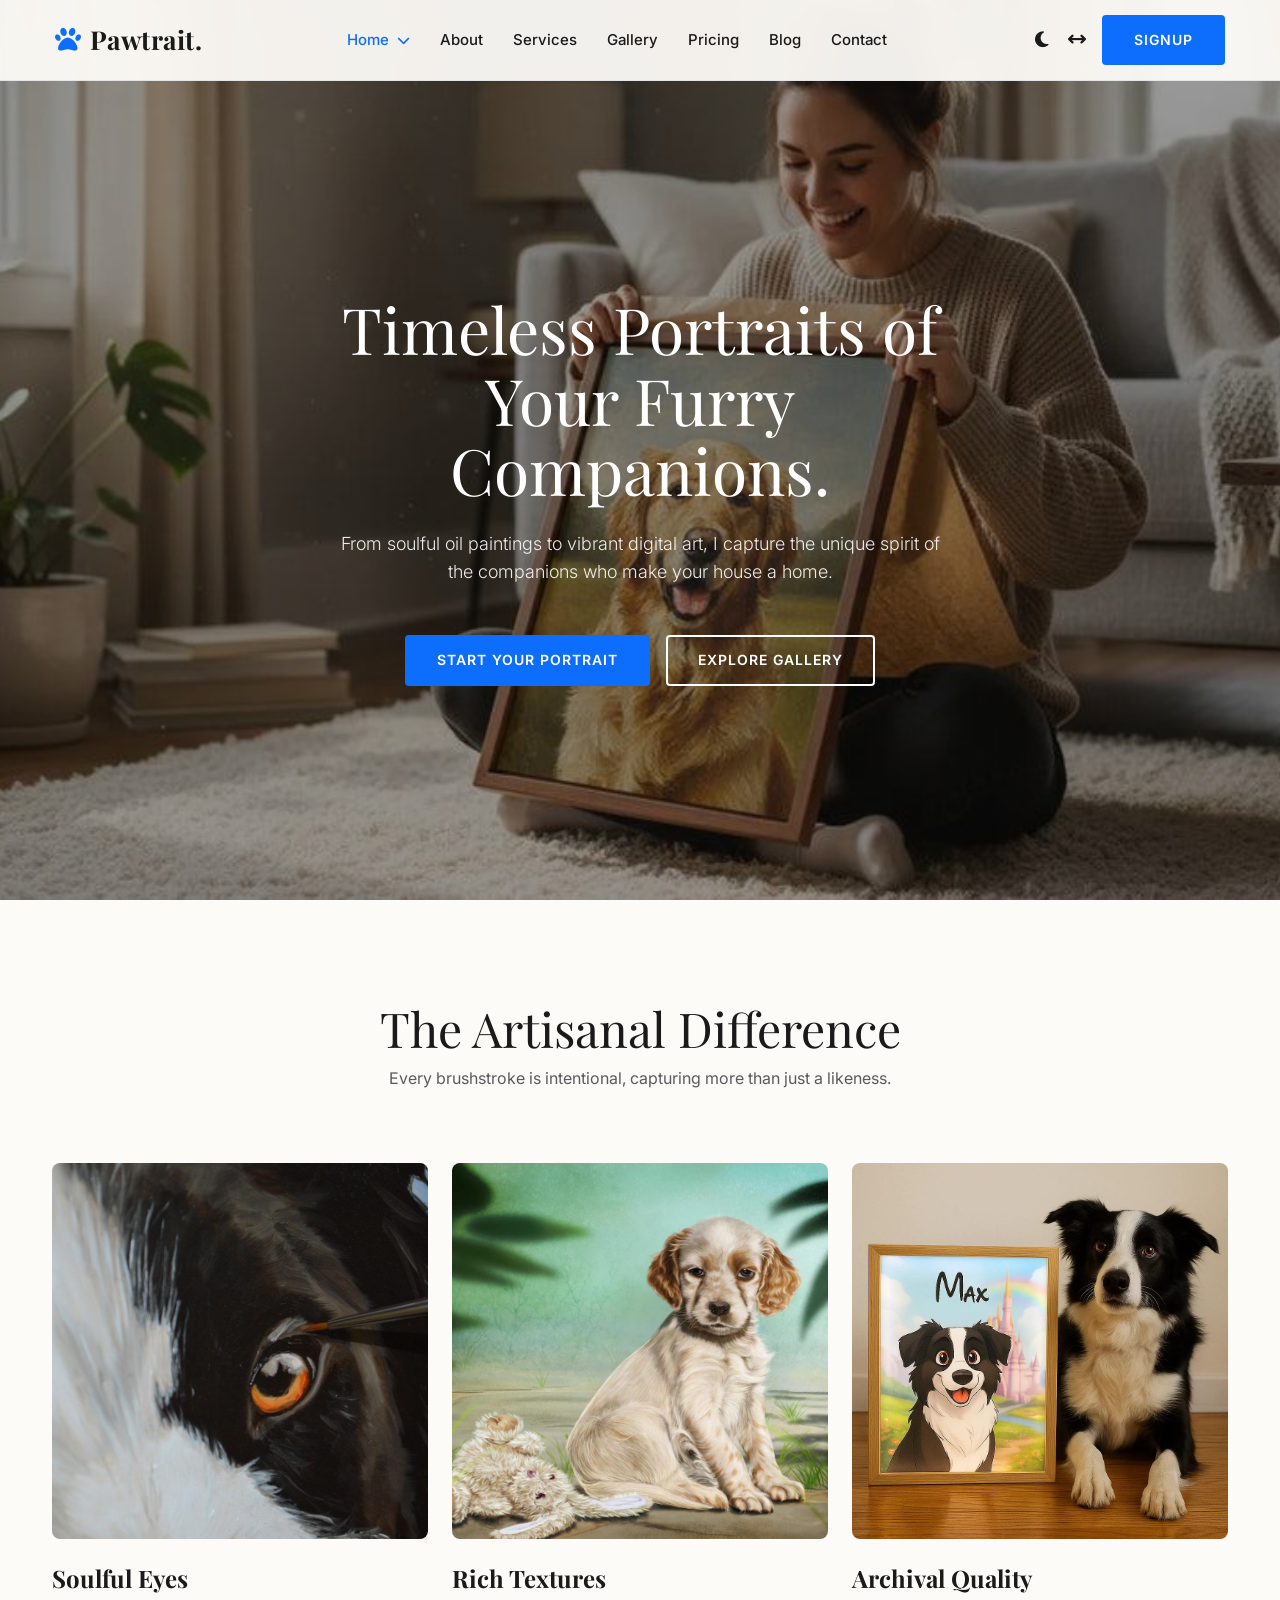
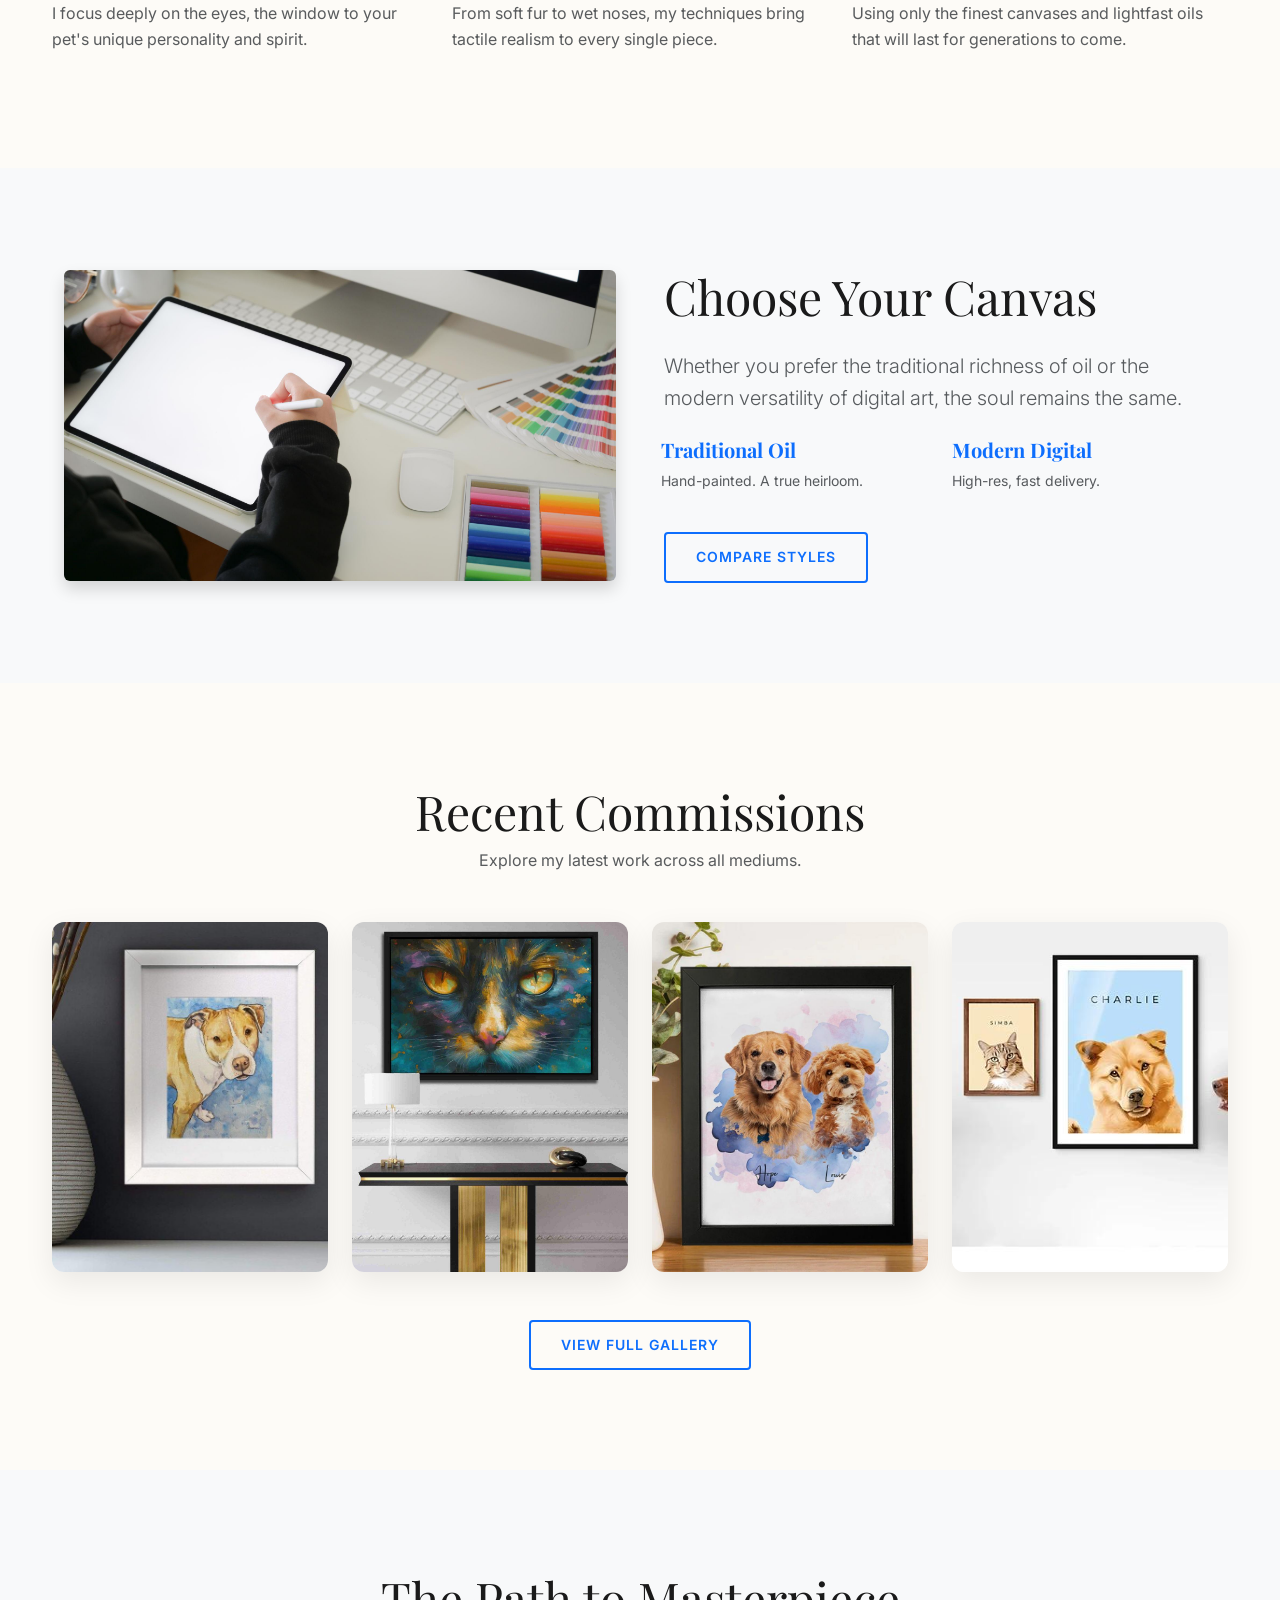
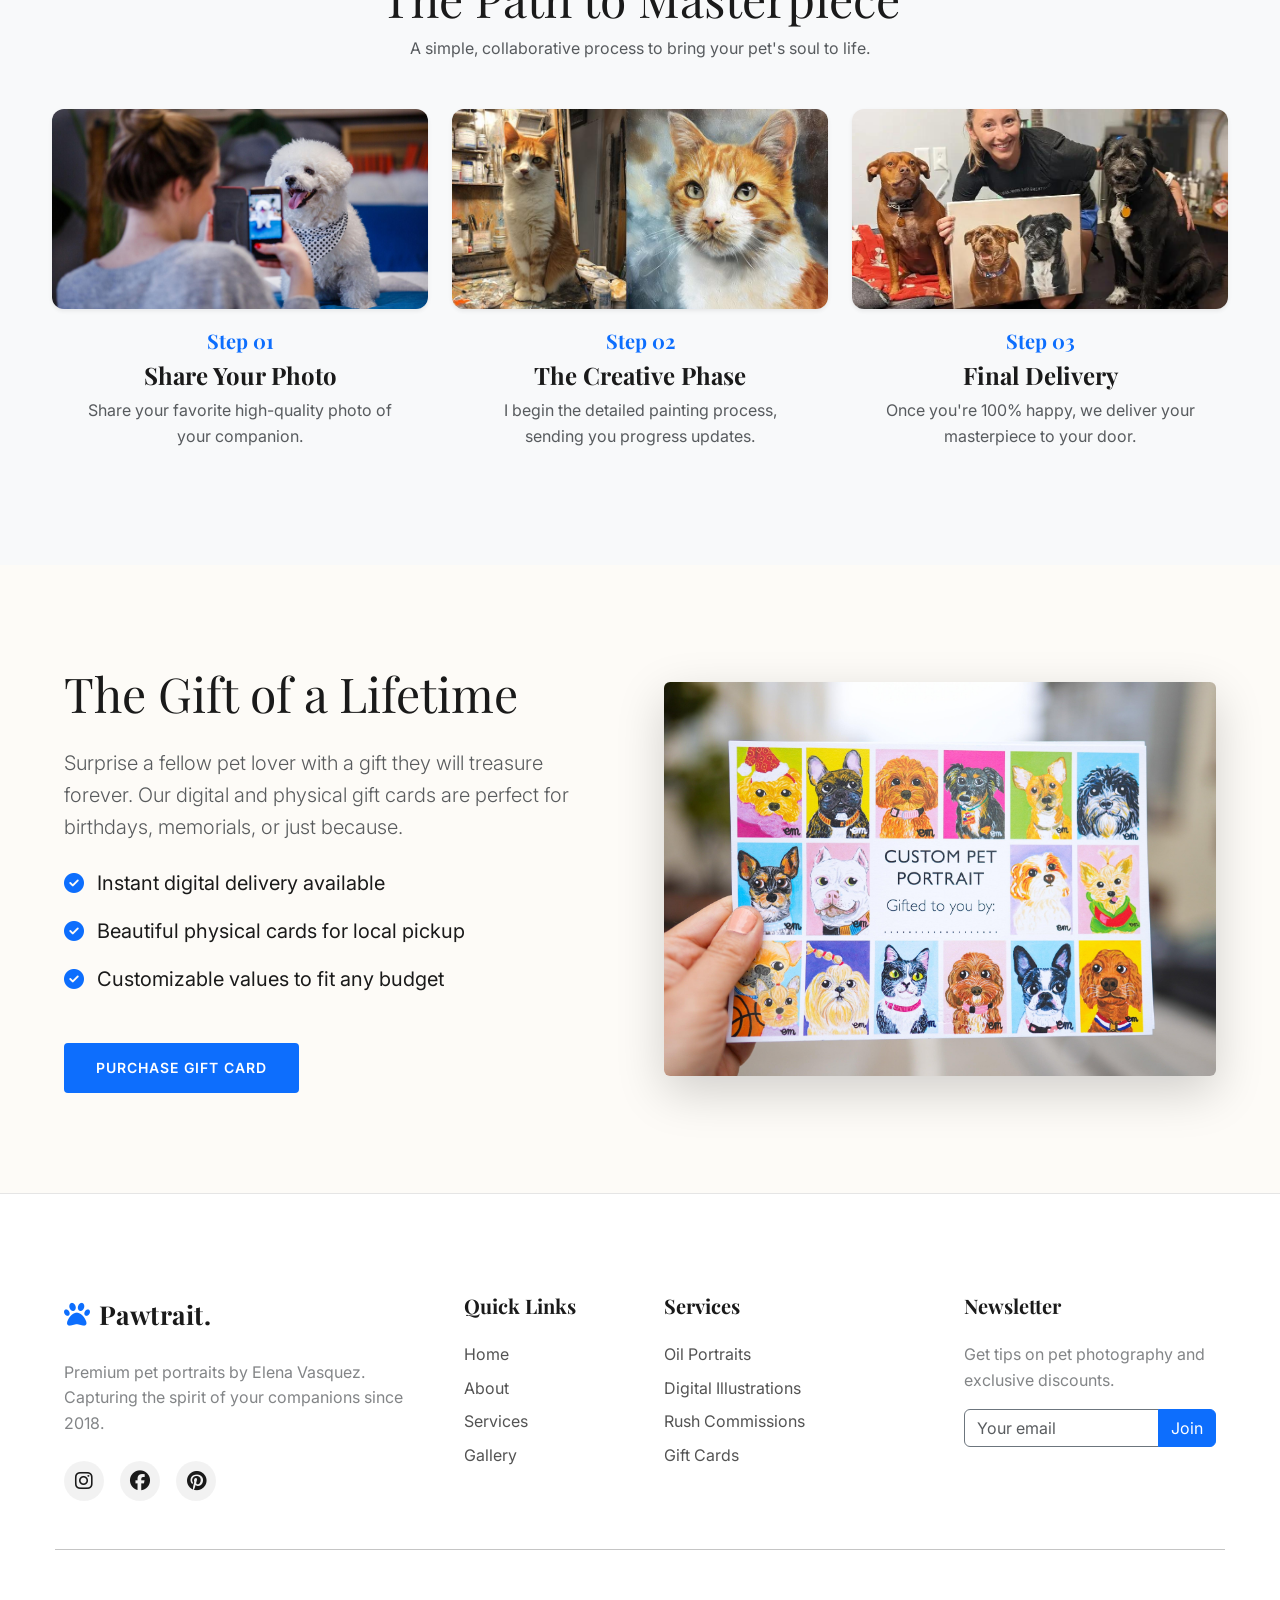
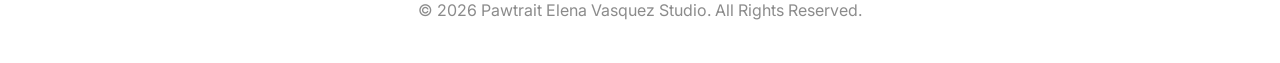
<file: index.html>
<!DOCTYPE html>
<html lang="en" dir="ltr">

<head>
    <meta charset="UTF-8">
    <meta name="viewport" content="width=device-width, initial-scale=1.0">
    <title>Pawtrait | Immortalize Your Pet in Oil or Digital Art - Elena Vasquez Studio</title>
    <link rel="icon" type="image/png" href="https://cdn-icons-png.flaticon.com/512/616/616408.png">
    <meta name="description"
        content="Custom pet portrait commissions specializing in traditional oil paintings and high-end digital art. Beautiful, artistic memories of your furry friends.">

    <!-- Google Fonts -->
    <link rel="preconnect" href="https://fonts.googleapis.com">
    <link rel="preconnect" href="https://fonts.gstatic.com" crossorigin>
    <link
        href="https://fonts.googleapis.com/css2?family=Inter:wght@400;500;600;700&family=Playfair+Display:ital,wght@0,700;1,700&display=swap"
        rel="stylesheet">

    <!-- Bootstrap 5 CSS -->
    <link href="https://cdn.jsdelivr.net/npm/bootstrap@5.3.0/dist/css/bootstrap.min.css" rel="stylesheet">

    <!-- Font Awesome 6 -->
    <link rel="stylesheet" href="https://cdnjs.cloudflare.com/ajax/libs/font-awesome/6.4.0/css/all.min.css">

    <!-- AOS Library -->
    <link href="https://unpkg.com/aos@2.3.1/dist/aos.css" rel="stylesheet">

    <!-- Custom CSS -->
    <link rel="stylesheet" href="assets/css/style.css?v=2">
    <link rel="stylesheet" href="assets/css/dark-mode.css?v=2">
    <link rel="stylesheet" href="assets/css/rtl.css?v=2">

    <style>
        /* Additional page-specific styles */
        .hero {
            padding: 220px 0 140px;
            background: linear-gradient(rgba(0, 0, 0, 0.4), rgba(0, 0, 0, 0.4)), url('assets/images/home1-hero.jpg');
            background-size: cover;
            background-position: center;
            background-attachment: fixed;
            color: #FFFFFF;
        }

        .hero h1 {
            color: #FFFFFF;
        }

        .hero p {
            color: rgba(255, 255, 255, 0.9) !important;
        }

        .difference-card img {
            width: 100%;
            aspect-ratio: 1/1;
            object-fit: cover;
            border-radius: 8px;
            margin-bottom: 25px;
        }

        .commission-item {
            position: relative;
            overflow: hidden;
            border-radius: 12px;
            box-shadow: 0 10px 30px rgba(0, 0, 0, 0.08);
            transition: all 0.3s ease;
        }

        .commission-item img {
            width: 100%;
            height: 350px;
            object-fit: cover;
        }

        .commission-item:hover {
            transform: translateY(-10px);
            box-shadow: 0 15px 40px rgba(0, 0, 0, 0.15);
        }

        .step-img {
            width: 100%;
            height: 200px;
            object-fit: cover;
            border-radius: 12px;
            margin-bottom: 20px;
        }
    </style>
</head>

<body>

    <!-- Header -->
    <header>
        <div class="container nav-container">
            <a href="index.html" class="logo"><i class="fas fa-paw me-2 text-primary"></i>Pawtrait.</a>

            <nav class="nav-links">
                <div class="dropdown d-none d-lg-block">
                    <a href="index.html">Home <i class="fas fa-chevron-down small ms-1"></i></a>
                    <div class="dropdown-menu">
                        <a class="dropdown-item" href="index.html">Home 1</a>
                        <a class="dropdown-item" href="home-2.html">Home 2</a>
                    </div>
                </div>
                <a href="index.html" class="d-lg-none">Home 1</a>
                <a href="home-2.html" class="d-lg-none">Home 2</a>
                <a href="about.html">About</a>
                <a href="services.html">Services</a>
                <a href="gallery.html">Gallery</a>
                <a href="pricing.html">Pricing</a>
                <a href="blog.html">Blog</a>
                <a href="contact.html">Contact</a>

                <!-- Mobile Only Toggles -->
                <div class="mobile-toggles">
                    <button class="theme-toggle-btn toggle-btn">
                        <i class="fas fa-moon me-2"></i> Dark Mode
                    </button>
                    <button class="rtl-toggle-btn toggle-btn">
                        <i class="fas fa-arrows-left-right me-2"></i> RTL Layout
                    </button>
                    <a href="login.html" class="btn-pawtrait btn-primary mt-2">Signup</a>
                </div>
            </nav>

            <div class="nav-toggles">
                <button id="theme-toggle" class="toggle-btn desktop-only-toggle" title="Toggle Dark Mode"><i
                        class="fas fa-moon"></i></button>
                <button id="rtl-toggle" class="toggle-btn desktop-only-toggle" title="Toggle RTL"><i
                        class="fas fa-arrows-left-right"></i></button>
                <a href="login.html" class="btn-pawtrait btn-primary desktop-only-toggle">Signup</a>
                <button class="menu-toggle">
                    <span></span>
                    <span></span>
                    <span></span>
                </button>
            </div>
        </div>
    </header>

    <!-- Hero Section -->
    <section class="hero text-center">
        <div class="container">
            <div class="hero-content mx-auto" data-aos="fade-up">

                <h1 class="display-3 mb-4">Timeless Portraits of Your Furry Companions.</h1>
                <p class="lead mb-5">From soulful oil paintings to vibrant digital art, I capture the unique spirit of
                    the companions who make your house a home.</p>
                <div class="d-flex justify-content-center gap-3">
                    <a href="services.html" class="btn-pawtrait btn-primary">Start Your Portrait</a>
                    <a href="gallery.html" class="btn-pawtrait btn-outline"
                        style="border-color: white; color: white;">Explore Gallery</a>
                </div>
            </div>
        </div>
    </section>

    <!-- Section 1: The Artisanal Difference -->
    <section class="section-padding">
        <div class="container">
            <div class="text-center mb-4" data-aos="fade-up">
                <h2 class="display-5">The Artisanal Difference</h2>
                <p class="text-muted">Every brushstroke is intentional, capturing more than just a likeness.</p>
            </div>
            <div class="row g-4 mt-5">
                <div class="col-lg-4" data-aos="fade-up">
                    <div class="difference-card">
                        <img src="assets/images/img1.jpg" alt="Detail 1">
                        <h4>Soulful Eyes</h4>
                        <p class="text-muted">I focus deeply on the eyes, the window to your pet's unique personality
                            and spirit.</p>
                    </div>
                </div>
                <div class="col-lg-4" data-aos="fade-up" data-aos-delay="100">
                    <div class="difference-card">
                        <img src="assets/images/img2.jpg" alt="Detail 2">
                        <h4>Rich Textures</h4>
                        <p class="text-muted">From soft fur to wet noses, my techniques bring tactile realism to every
                            single piece.</p>
                    </div>
                </div>
                <div class="col-lg-4" data-aos="fade-up" data-aos-delay="200">
                    <div class="difference-card">
                        <img src="assets/images/img3.jpg" alt="Detail 3">
                        <h4>Archival Quality</h4>
                        <p class="text-muted">Using only the finest canvases and lightfast oils that will last for
                            generations to come.</p>
                    </div>
                </div>
            </div>
        </div>
    </section>

    <!-- Section 2: Master the Mediums -->
    <section class="section-padding bg-light">
        <div class="container">
            <div class="row align-items-center g-5">
                <div class="col-lg-6" data-aos="fade-right">
                    <img src="assets/images/canva.jpg" class="img-fluid rounded shadow" alt="Oil vs Digital">
                </div>
                <div class="col-lg-6 text-start" data-aos="fade-left">
                    <h2 class="display-5 mb-4">Choose Your Canvas</h2>
                    <p class="lead text-muted mb-4">Whether you prefer the traditional richness of oil or the modern
                        versatility of digital art, the soul remains the same.</p>
                    <div class="row g-4">
                        <div class="col-6">
                            <h5 class="fw-bold text-primary">Traditional Oil</h5>
                            <p class="small text-muted">Hand-painted. A true heirloom.</p>
                        </div>
                        <div class="col-6">
                            <h5 class="fw-bold text-primary">Modern Digital</h5>
                            <p class="small text-muted">High-res, fast delivery.</p>
                        </div>
                    </div>
                    <a href="services.html" class="btn-pawtrait btn-outline mt-4">Compare Styles</a>
                </div>
            </div>
        </div>
    </section>

    <!-- Section 3: Recent Commissions -->
    <section class="section-padding">
        <div class="container">
            <div class="text-center mb-5" data-aos="fade-up">
                <h2 class="display-5">Recent Commissions</h2>
                <p class="text-muted">Explore my latest work across all mediums.</p>
            </div>
            <div class="row g-4">
                <div class="col-lg-3 col-md-6" data-aos="zoom-in">
                    <div class="commission-item">
                        <img src="assets/images/commission1.jpg" class="img-fluid" alt="Commission 1">
                    </div>
                </div>
                <div class="col-lg-3 col-md-6" data-aos="zoom-in" data-aos-delay="100">
                    <div class="commission-item">
                        <img src="assets/images/commission2.jpg" class="img-fluid" alt="Commission 2">
                    </div>
                </div>
                <div class="col-lg-3 col-md-6" data-aos="zoom-in" data-aos-delay="200">
                    <div class="commission-item">
                        <img src="assets/images/commission3.jpg" class="img-fluid" alt="Commission 3">
                    </div>
                </div>
                <div class="col-lg-3 col-md-6" data-aos="zoom-in" data-aos-delay="300">
                    <div class="commission-item">
                        <img src="assets/images/commission4.jpg" class="img-fluid" alt="Commission 4">
                    </div>
                </div>
            </div>
            <div class="text-center mt-5">
                <a href="gallery.html" class="btn-pawtrait btn-outline">View Full Gallery</a>
            </div>
        </div>
    </section>

    <!-- Section 4: The Path to Masterpiece -->
    <section class="section-padding bg-light">
        <div class="container">
            <div class="text-center mb-5" data-aos="fade-up">
                <h2 class="display-5">The Path to Masterpiece</h2>
                <p class="text-muted">A simple, collaborative process to bring your pet's soul to life.</p>
            </div>
            <div class="row g-4 text-center">
                <div class="col-md-4" data-aos="fade-up">
                    <img src="assets/images/step1.jpg" class="step-img shadow-sm" alt="Step 1">
                    <h5 class="text-primary fw-bold">Step 01</h5>
                    <h4>Share Your Photo</h4>
                    <p class="text-muted px-lg-4">Share your favorite high-quality photo of your companion.</p>
                </div>
                <div class="col-md-4" data-aos="fade-up" data-aos-delay="100">
                    <img src="assets/images/step2.jpg" class="step-img shadow-sm" alt="Step 2">
                    <h5 class="text-primary fw-bold">Step 02</h5>
                    <h4>The Creative Phase</h4>
                    <p class="text-muted px-lg-4">I begin the detailed painting process, sending you progress updates.
                    </p>
                </div>
                <div class="col-md-4" data-aos="fade-up" data-aos-delay="200">
                    <img src="assets/images/step3.jpg" class="step-img shadow-sm" alt="Step 3">
                    <h5 class="text-primary fw-bold">Step 03</h5>
                    <h4>Final Delivery</h4>
                    <p class="text-muted px-lg-4">Once you're 100% happy, we deliver your masterpiece to your door.</p>
                </div>
            </div>
        </div>
    </section>

    <!-- Section 5: The Gift of a Lifetime -->
    <section class="section-padding">
        <div class="container">
            <div class="row align-items-center g-5">
                <div class="col-lg-6 order-lg-2" data-aos="fade-left">
                    <img src="assets/images/gift.jpg" class="img-fluid rounded shadow-lg" alt="The Perfect Gift">
                </div>
                <div class="col-lg-6 order-lg-1" data-aos="fade-right">
                    <h2 class="display-5 mb-4">The Gift of a Lifetime</h2>
                    <p class="lead text-muted mb-4">Surprise a fellow pet lover with a gift they will treasure forever.
                        Our digital and physical gift cards are perfect for birthdays, memorials, or just because.</p>
                    <ul class="list-unstyled mb-5 fs-5">
                        <li class="mb-3"><i class="fas fa-check-circle text-primary me-2"></i> Instant digital delivery
                            available</li>
                        <li class="mb-3"><i class="fas fa-check-circle text-primary me-2"></i> Beautiful physical cards
                            for local pickup</li>
                        <li><i class="fas fa-check-circle text-primary me-2"></i> Customizable values to fit any budget
                        </li>
                    </ul>
                    <a href="contact.html" class="btn-pawtrait btn-primary">Purchase Gift Card</a>
                </div>
            </div>
        </div>
    </section>

    <!-- Footer -->
    <footer class="site-footer section-padding">
        <div class="container">
            <div class="row g-5">
                <div class="col-lg-4">
                    <a href="index.html" class="logo mb-4"><i class="fas fa-paw me-2 text-primary"></i>Pawtrait.</a>
                    <p class="text-muted opacity-75">Premium pet portraits by Elena Vasquez. Capturing the spirit of
                        your companions since 2018.</p>
                    <div class="d-flex gap-3 fs-5 mt-4 social-links">
                        <a href="#"><i class="fab fa-instagram"></i></a>
                        <a href="#"><i class="fab fa-facebook"></i></a>
                        <a href="#"><i class="fab fa-pinterest"></i></a>
                    </div>
                </div>
                <div class="col-lg-2">
                    <h5 class="mb-4 fw-bold">Quick Links</h5>
                    <ul class="p-0 opacity-75">
                        <li class="mb-2"><a href="index.html">Home</a></li>
                        <li class="mb-2"><a href="about.html">About</a></li>
                        <li class="mb-2"><a href="services.html">Services</a></li>
                        <li class="mb-2"><a href="gallery.html">Gallery</a></li>
                    </ul>
                </div>
                <div class="col-lg-3">
                    <h5 class="mb-4 fw-bold">Services</h5>
                    <ul class="p-0 opacity-75">
                        <li class="mb-2"><a href="services.html">Oil Portraits</a></li>
                        <li class="mb-2"><a href="service-details.html">Digital Illustrations</a></li>
                        <li class="mb-2"><a href="contact.html">Rush Commissions</a></li>
                        <li class="mb-2"><a href="pricing.html">Gift Cards</a></li>
                    </ul>
                </div>
                <div class="col-lg-3">
                    <h5 class="mb-4 fw-bold">Newsletter</h5>
                    <p class="text-muted opacity-75 mb-3">Get tips on pet photography and exclusive discounts.</p>
                    <div class="input-group">
                        <input type="email" class="form-control bg-transparent border-secondary"
                            placeholder="Your email">
                        <button class="btn btn-primary" type="button">Join</button>
                    </div>
                </div>
            </div>
            <hr class="my-5 opacity-25">
            <div class="text-center opacity-50 copyright-bar">
                <p class="mb-0">&copy; 2026 Pawtrait Elena Vasquez Studio. All Rights Reserved.</p>
            </div>
        </div>
    </footer>

    <!-- Scripts -->
    <script src="https://cdn.jsdelivr.net/npm/bootstrap@5.3.0/dist/js/bootstrap.bundle.min.js"></script>
    <script src="https://unpkg.com/aos@2.3.1/dist/aos.js"></script>
    <script src="assets/js/main.js"></script>
    <script>
        AOS.init();
    </script>
</body>

</html>
</file>
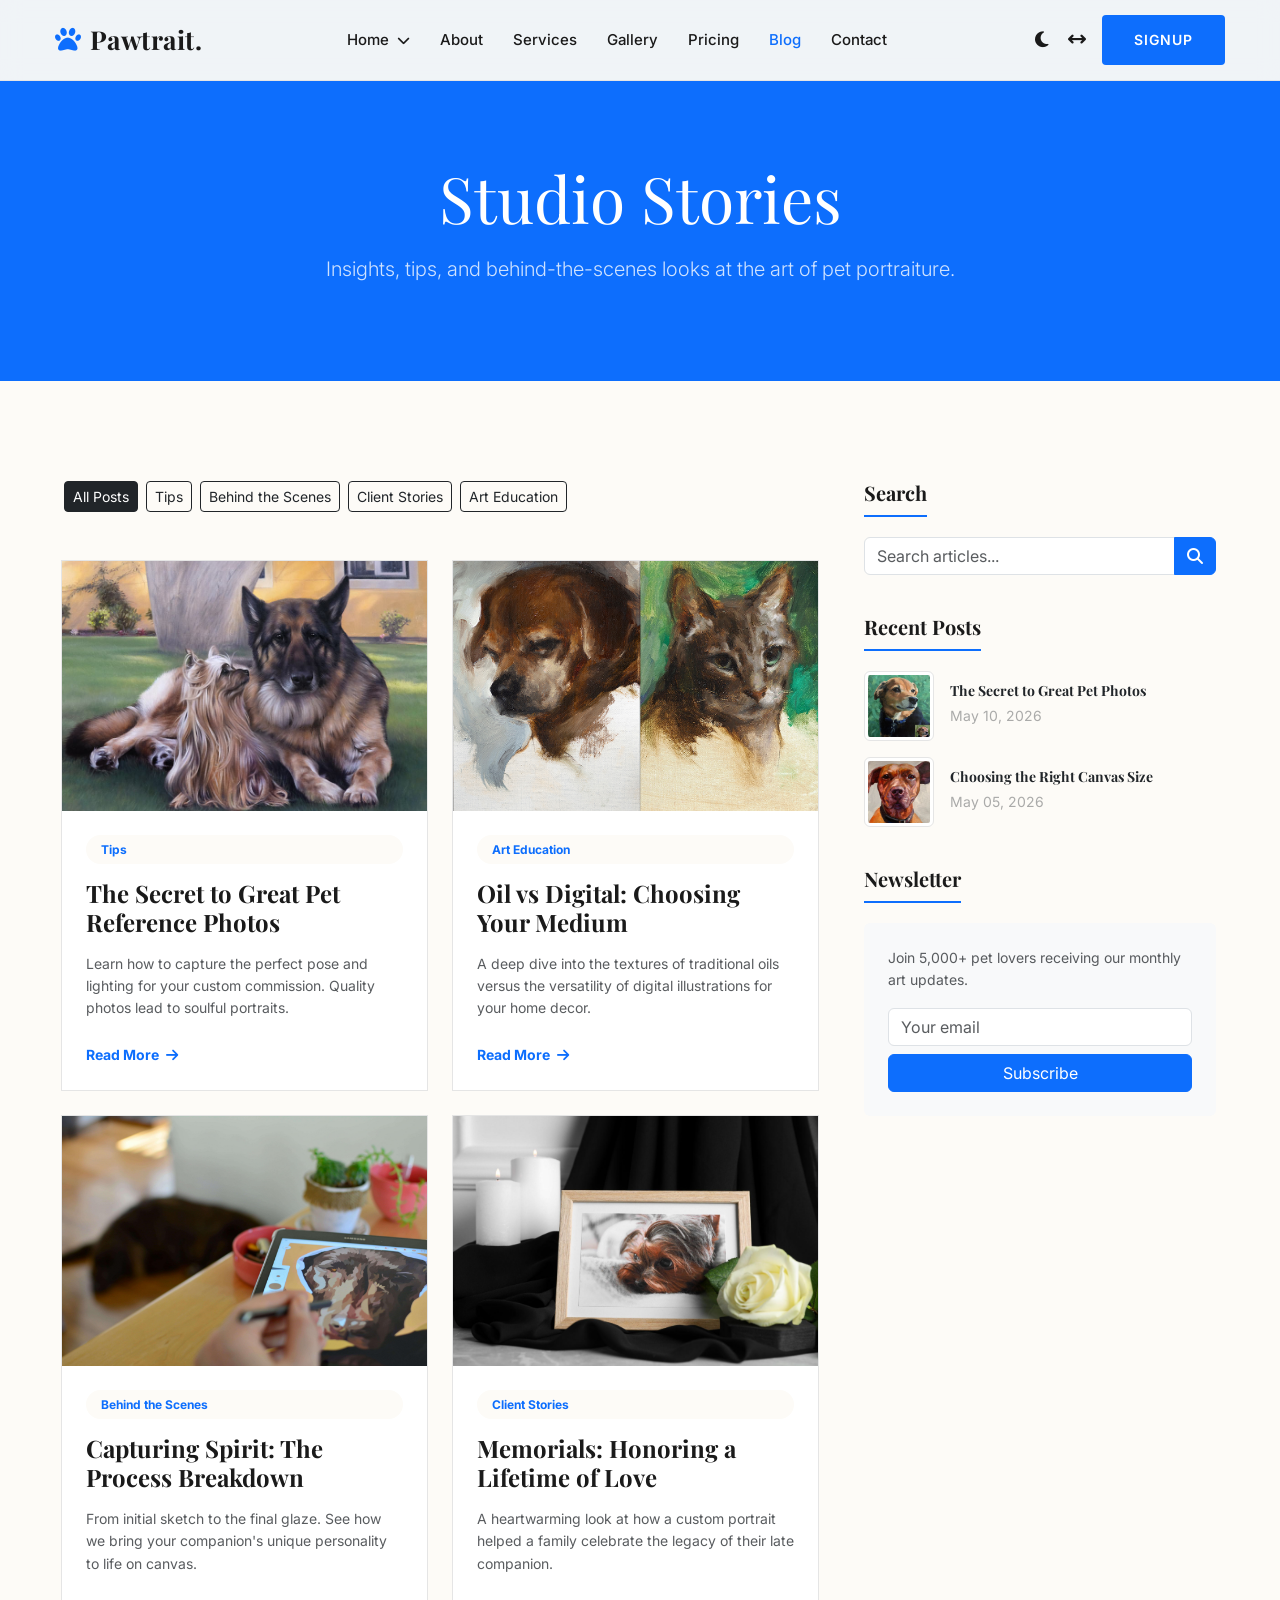
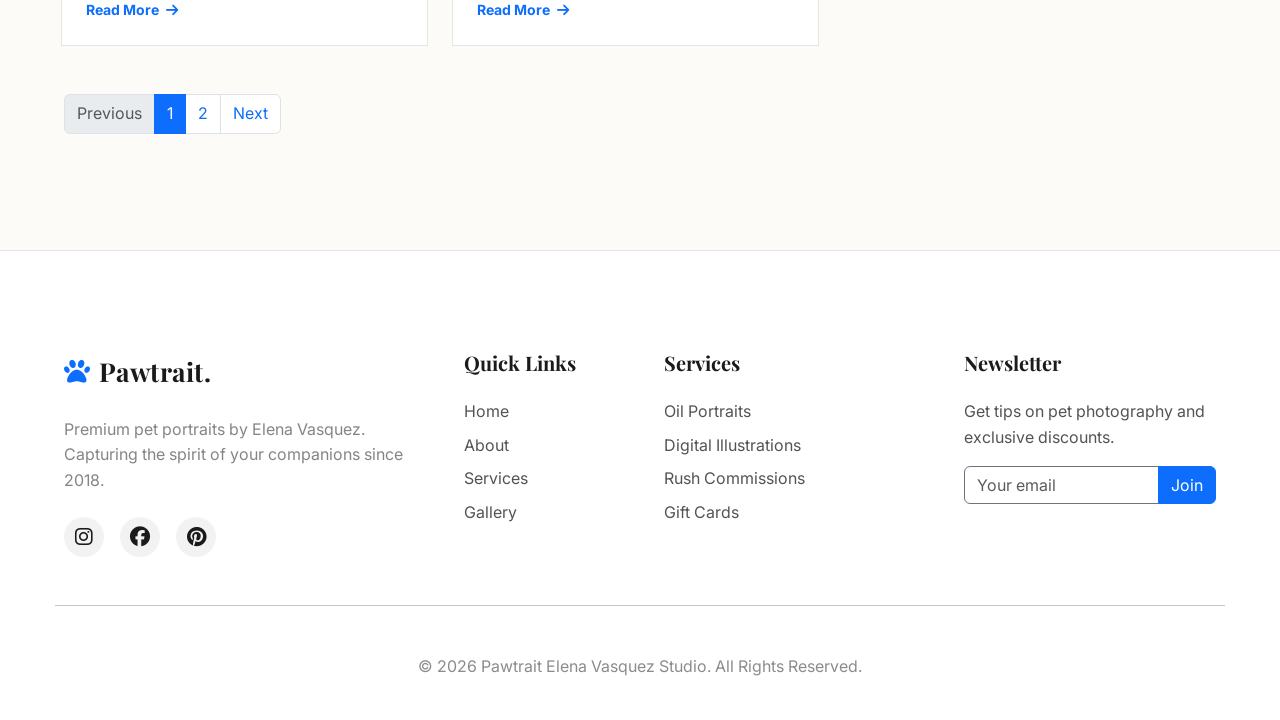
<file: blog.html>
<!DOCTYPE html>
<html lang="en" dir="ltr">

<head>
    <meta charset="UTF-8">
    <meta name="viewport" content="width=device-width, initial-scale=1.0">
    <title>Blog | Elena Vasquez Studio - Pet Art Tips & Stories</title>
    <link rel="icon" type="image/png" href="https://cdn-icons-png.flaticon.com/512/616/616408.png">

    <!-- Google Fonts -->
    <link rel="preconnect" href="https://fonts.googleapis.com">
    <link rel="preconnect" href="https://fonts.gstatic.com" crossorigin>
    <link
        href="https://fonts.googleapis.com/css2?family=Inter:wght@400;500;600;700&family=Playfair+Display:ital,wght@0,700;1,700&display=swap"
        rel="stylesheet">

    <!-- Bootstrap 5 CSS -->
    <link href="https://cdn.jsdelivr.net/npm/bootstrap@5.3.0/dist/css/bootstrap.min.css" rel="stylesheet">

    <!-- Font Awesome 6 -->
    <link rel="stylesheet" href="https://cdnjs.cloudflare.com/ajax/libs/font-awesome/6.4.0/css/all.min.css">

    <!-- AOS Library -->
    <link href="https://unpkg.com/aos@2.3.1/dist/aos.css" rel="stylesheet">

    <!-- Custom CSS -->
    <link rel="stylesheet" href="assets/css/style.css?v=2">
    <link rel="stylesheet" href="assets/css/dark-mode.css?v=2">
    <link rel="stylesheet" href="assets/css/rtl.css?v=2">

    <style>
        .page-header {
            padding: 160px 0 80px;
            background: var(--primary-color);
            color: #FFFFFF;
            text-align: center;
        }

        .page-header h1 {
            color: #FFFFFF;
        }

        .page-header p {
            color: rgba(255, 255, 255, 0.8) !important;
        }

        .blog-card {
            background: var(--white);
            border: 1px solid var(--border-color);
            transition: all 0.3s ease;
            height: 100%;
            display: flex;
            flex-direction: column;
        }

        .blog-card:hover {
            transform: translateY(-5px);
            border-color: var(--primary-color);
        }

        .blog-img {
            height: 250px;
            object-fit: cover;
            width: 100%;
        }

        .blog-card .p-4 {
            flex-grow: 1;
            display: flex;
            flex-direction: column;
        }

        .blog-card p {
            flex-grow: 1;
        }

        .category-badge {
            background: var(--bg-light);
            color: var(--primary-color);
            padding: 5px 15px;
            border-radius: 20px;
            font-size: 12px;
            font-weight: bold;
            display: inline-block;
            margin-bottom: 15px;
        }

        .sidebar-widget {
            margin-bottom: 40px;
        }

        .sidebar-title {
            font-family: var(--serif-font);
            font-size: 20px;
            margin-bottom: 20px;
            padding-bottom: 10px;
            border-bottom: 2px solid var(--primary-color);
            display: inline-block;
        }

        .recent-post-img {
            width: 70px;
            height: 70px;
            object-fit: cover;
            flex-shrink: 0;
            border: 1px solid var(--border-color);
            padding: 3px;
            background: white;
            transition: all 0.3s ease;
        }

        .recent-post-img:hover {
            border-color: var(--primary-color);
            transform: scale(1.05);
        }
    </style>
</head>

<body>

    <!-- Header -->
    <header>
        <div class="container nav-container">
            <a href="index.html" class="logo"><i class="fas fa-paw me-2 text-primary"></i>Pawtrait.</a>
            <nav class="nav-links">
                <div class="dropdown d-none d-lg-block">
                    <a href="index.html">Home <i class="fas fa-chevron-down small ms-1"></i></a>
                    <div class="dropdown-menu">
                        <a class="dropdown-item" href="index.html">Home 1</a>
                        <a class="dropdown-item" href="home-2.html">Home 2</a>
                    </div>
                </div>
                <a href="index.html" class="d-lg-none">Home 1</a>
                <a href="home-2.html" class="d-lg-none">Home 2</a>
                <a href="about.html">About</a>
                <a href="services.html">Services</a>
                <a href="gallery.html">Gallery</a>
                <a href="pricing.html">Pricing</a>
                <a href="blog.html">Blog</a>
                <a href="contact.html">Contact</a>

                <!-- Mobile Only Toggles -->
                <div class="mobile-toggles">
                    <button class="theme-toggle-btn toggle-btn">
                        <i class="fas fa-moon me-2"></i> Dark Mode
                    </button>
                    <button class="rtl-toggle-btn toggle-btn">
                        <i class="fas fa-arrows-left-right me-2"></i> RTL Layout
                    </button>
                    <a href="login.html" class="btn-pawtrait btn-primary mt-2">Signup</a>
                </div>
            </nav>
            <div class="nav-toggles">
                <button id="theme-toggle" class="toggle-btn desktop-only-toggle" title="Toggle Dark Mode"><i
                        class="fas fa-moon"></i></button>
                <button id="rtl-toggle" class="toggle-btn desktop-only-toggle" title="Toggle RTL"><i
                        class="fas fa-arrows-left-right"></i></button>
                <a href="login.html" class="btn-pawtrait btn-primary desktop-only-toggle">Signup</a>
                <button class="menu-toggle">
                    <span></span>
                    <span></span>
                    <span></span>
                </button>
            </div>
        </div>
    </header>

    <!-- Page Header -->
    <section class="page-header">
        <div class="container">
            <h1 class="display-3 mb-3">Studio Stories</h1>
            <p class="lead">Insights, tips, and behind-the-scenes looks at the art of pet portraiture.</p>
        </div>
    </section>

    <!-- Blog Content -->
    <section class="section-padding">
        <div class="container">
            <div class="row g-5">
                <!-- Main Grid -->
                <div class="col-lg-8">
                    <!-- Mobile Search -->
                    <div class="d-lg-none mb-5">
                        <div class="sidebar-widget mb-0">
                            <h5 class="sidebar-title">Search</h5>
                            <div class="input-group">
                                <input type="text" class="form-control" placeholder="Search articles...">
                                <button class="btn btn-primary"><i class="fas fa-search"></i></button>
                            </div>
                        </div>
                    </div>
                    <!-- Filter Bar -->
                    <div class="d-flex flex-wrap gap-2 mb-5">
                        <a href="#" class="btn btn-sm btn-dark">All Posts</a>
                        <a href="#" class="btn btn-sm btn-outline-dark">Tips</a>
                        <a href="#" class="btn btn-sm btn-outline-dark">Behind the Scenes</a>
                        <a href="#" class="btn btn-sm btn-outline-dark">Client Stories</a>
                        <a href="#" class="btn btn-sm btn-outline-dark">Art Education</a>
                    </div>

                    <div class="row g-4">
                        <!-- Post 1 -->
                        <div class="col-md-6" data-aos="fade-up">
                            <div class="blog-card">
                                <img src="assets/images/blog1.jpg" class="blog-img" alt="Pet Photography Tips">
                                <div class="p-4">
                                    <span class="category-badge">Tips</span>
                                    <h4 class="mb-3"><a href="blog-details.html">The Secret to Great Pet Reference
                                            Photos</a></h4>
                                    <p class="small text-muted mb-4">Learn how to capture the perfect pose and lighting
                                        for your custom commission. Quality photos lead to soulful portraits.</p>
                                    <a href="blog-details.html" class="fw-bold small text-primary">Read More <i
                                            class="fas fa-arrow-right ms-1"></i></a>
                                </div>
                            </div>
                        </div>
                        <!-- Post 2 -->
                        <div class="col-md-6" data-aos="fade-up" data-aos-delay="100">
                            <div class="blog-card">
                                <img src="assets/images/blog2.jpg" class="blog-img" alt="Artist at Work">
                                <div class="p-4">
                                    <span class="category-badge">Art Education</span>
                                    <h4 class="mb-3"><a href="blog-details.html">Oil vs Digital: Choosing Your
                                            Medium</a></h4>
                                    <p class="small text-muted mb-4">A deep dive into the textures of traditional oils
                                        versus the versatility of digital illustrations for your home decor.</p>
                                    <a href="blog-details.html" class="fw-bold small text-primary">Read More <i
                                            class="fas fa-arrow-right ms-1"></i></a>
                                </div>
                            </div>
                        </div>
                        <!-- Post 3 -->
                        <div class="col-md-6" data-aos="fade-up">
                            <div class="blog-card">
                                <img src="assets/images/blog3.jpg" class="blog-img" alt="Painting Process">
                                <div class="p-4">
                                    <span class="category-badge">Behind the Scenes</span>
                                    <h4 class="mb-3"><a href="blog-details.html">Capturing Spirit: The Process
                                            Breakdown</a></h4>
                                    <p class="small text-muted mb-4">From initial sketch to the final glaze. See how we
                                        bring your companion's unique personality to life on canvas.</p>
                                    <a href="blog-details.html" class="fw-bold small text-primary">Read More <i
                                            class="fas fa-arrow-right ms-1"></i></a>
                                </div>
                            </div>
                        </div>
                        <!-- Post 4 -->
                        <div class="col-md-6" data-aos="fade-up" data-aos-delay="100">
                            <div class="blog-card">
                                <img src="assets/images/blog4.jpg" class="blog-img" alt="Memorial Portrait">
                                <div class="p-4">
                                    <span class="category-badge">Client Stories</span>
                                    <h4 class="mb-3"><a href="blog-details.html">Memorials: Honoring a Lifetime of
                                            Love</a></h4>
                                    <p class="small text-muted mb-4">A heartwarming look at how a custom portrait helped
                                        a family celebrate the legacy of their late companion.</p>
                                    <a href="blog-details.html" class="fw-bold small text-primary">Read More <i
                                            class="fas fa-arrow-right ms-1"></i></a>
                                </div>
                            </div>
                        </div>
                    </div>

                    <!-- Pagination -->
                    <nav class="mt-5">
                        <ul class="pagination">
                            <li class="page-item disabled"><a class="page-link" href="#">Previous</a></li>
                            <li class="page-item active"><a class="page-link" href="#">1</a></li>
                            <li class="page-item"><a class="page-link" href="#">2</a></li>
                            <li class="page-item"><a class="page-link" href="#">Next</a></li>
                        </ul>
                    </nav>
                </div>

                <!-- Sidebar -->
                <div class="col-lg-4">
                    <div class="sidebar-widget d-none d-lg-block">
                        <h5 class="sidebar-title">Search</h5>
                        <div class="input-group">
                            <input type="text" class="form-control" placeholder="Search articles...">
                            <button class="btn btn-primary"><i class="fas fa-search"></i></button>
                        </div>
                    </div>

                    <div class="sidebar-widget">
                        <h5 class="sidebar-title">Recent Posts</h5>
                        <ul class="list-unstyled">
                            <li class="mb-3">
                                <a href="blog-details.html"
                                    class="d-flex align-items-center gap-3 text-decoration-none">
                                    <img src="assets/images/blog-thumb1.jpg" class="recent-post-img rounded"
                                        alt="Thumb">
                                    <div>
                                        <h6 class="mb-1 small fw-bold text-dark">The Secret to Great Pet Photos</h6>
                                        <span class="small opacity-50 text-muted">May 10, 2026</span>
                                    </div>
                                </a>
                            </li>
                            <li class="mb-3">
                                <a href="blog-details.html"
                                    class="d-flex align-items-center gap-3 text-decoration-none">
                                    <img src="assets/images/blog-thumb2.jpg" class="recent-post-img rounded"
                                        alt="Thumb">
                                    <div>
                                        <h6 class="mb-1 small fw-bold text-dark">Choosing the Right Canvas Size</h6>
                                        <span class="small opacity-50 text-muted">May 05, 2026</span>
                                    </div>
                                </a>
                            </li>
                        </ul>
                    </div>

                    <div class="sidebar-widget">
                        <h5 class="sidebar-title">Newsletter</h5>
                        <div class="p-4 bg-light rounded">
                            <p class="small text-muted mb-3">Join 5,000+ pet lovers receiving our monthly art updates.
                            </p>
                            <input type="email" class="form-control mb-2" placeholder="Your email">
                            <button class="btn btn-primary w-100">Subscribe</button>
                        </div>
                    </div>
                </div>
            </div>
        </div>
    </section>

    <!-- Footer -->
    <footer class="site-footer section-padding">
        <div class="container">
            <div class="row g-5">
                <div class="col-lg-4">
                    <a href="index.html" class="logo mb-4"><i class="fas fa-paw me-2 text-primary"></i>Pawtrait.</a>
                    <p class="text-muted opacity-75">Premium pet portraits by Elena Vasquez. Capturing the spirit of
                        your companions since 2018.</p>
                    <div class="d-flex gap-3 fs-5 mt-4 social-links">
                        <a href="#"><i class="fab fa-instagram"></i></a>
                        <a href="#"><i class="fab fa-facebook"></i></a>
                        <a href="#"><i class="fab fa-pinterest"></i></a>
                    </div>
                </div>
                <div class="col-lg-2">
                    <h5 class="mb-4">Quick Links</h5>
                    <ul class="p-0 opacity-75">
                        <li class="mb-2"><a href="index.html">Home</a></li>
                        <li class="mb-2"><a href="about.html">About</a></li>
                        <li class="mb-2"><a href="services.html">Services</a></li>
                        <li class="mb-2"><a href="gallery.html">Gallery</a></li>
                    </ul>
                </div>
                <div class="col-lg-3">
                    <h5 class="mb-4">Services</h5>
                    <ul class="p-0 opacity-75">
                        <li class="mb-2"><a href="services.html">Oil Portraits</a></li>
                        <li class="mb-2"><a href="service-details.html">Digital Illustrations</a></li>
                        <li class="mb-2"><a href="contact.html">Rush Commissions</a></li>
                        <li class="mb-2"><a href="pricing.html">Gift Cards</a></li>
                    </ul>
                </div>
                <div class="col-lg-3">
                    <h5 class="mb-4">Newsletter</h5>
                    <p class="opacity-75 mb-3">Get tips on pet photography and exclusive discounts.</p>
                    <div class="input-group">
                        <input type="email" class="form-control bg-transparent text-white border-secondary"
                            placeholder="Your email">
                        <button class="btn btn-primary" type="button">Join</button>
                    </div>
                </div>
            </div>
            <hr class="my-5 opacity-25">
            <div class="text-center opacity-50 copyright-bar">
                <p class="mb-0">&copy; 2026 Pawtrait Elena Vasquez Studio. All Rights Reserved.</p>
            </div>
        </div>
    </footer>

    <!-- Scripts -->
    <script src="https://cdn.jsdelivr.net/npm/bootstrap@5.3.0/dist/js/bootstrap.bundle.min.js"></script>
    <script src="https://unpkg.com/aos@2.3.1/dist/aos.js"></script>
    <script src="assets/js/main.js"></script>
    <script>
        AOS.init();
    </script>
</body>

</html>
</file>
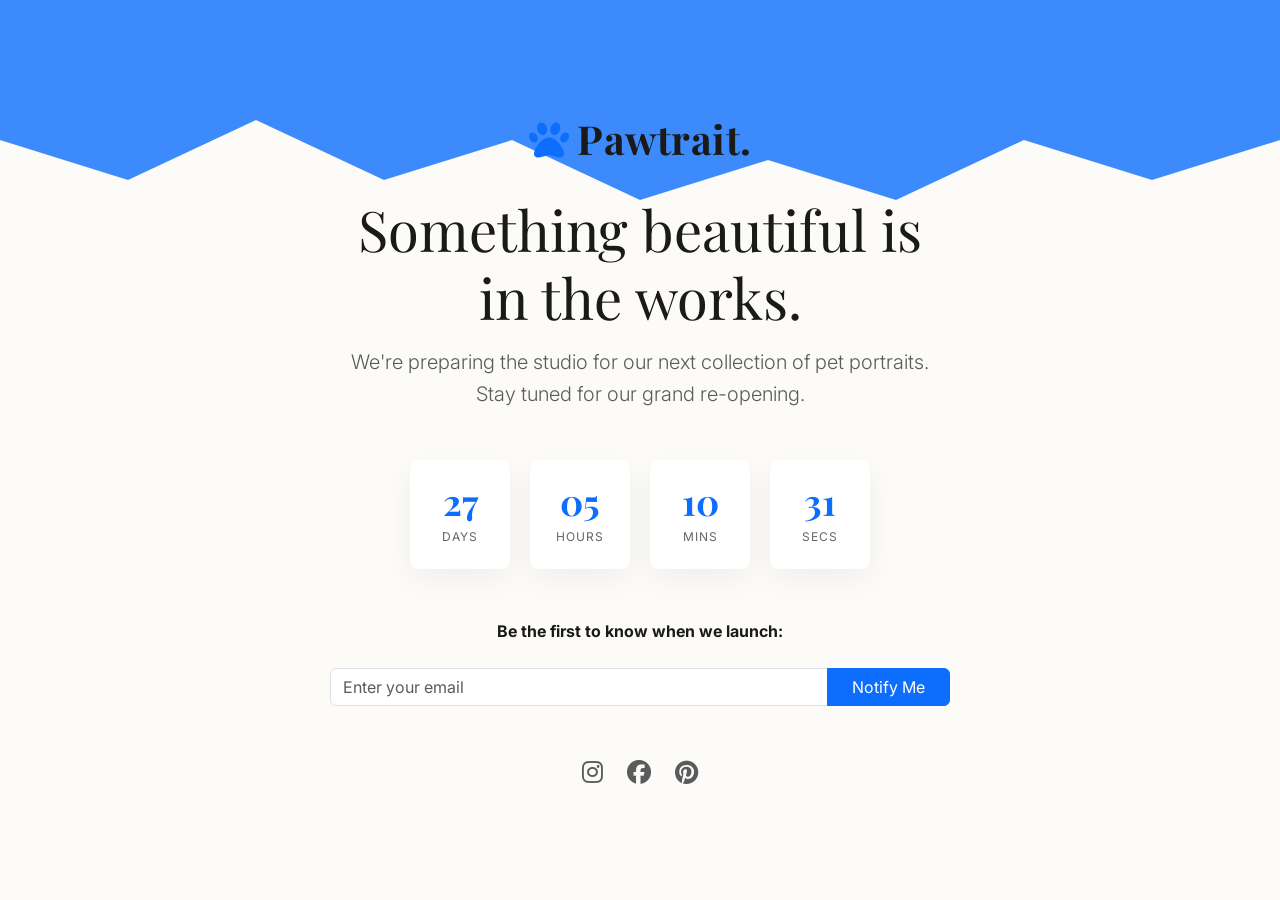
<file: coming-soon.html>
<!DOCTYPE html>
<html lang="en" dir="ltr">
<head>
    <meta charset="UTF-8">
    <meta name="viewport" content="width=device-width, initial-scale=1.0">
    <title>Coming Soon | Elena Vasquez Studio</title>
    <link rel="icon" type="image/png" href="https://cdn-icons-png.flaticon.com/512/616/616408.png">
    
    <!-- Google Fonts -->
    <link rel="preconnect" href="https://fonts.googleapis.com">
    <link rel="preconnect" href="https://fonts.gstatic.com" crossorigin>
    <link href="https://fonts.googleapis.com/css2?family=Inter:wght@400;500;600;700&family=Playfair+Display:ital,wght@0,700;1,700&display=swap" rel="stylesheet">
    
    <!-- Bootstrap 5 CSS -->
    <link href="https://cdn.jsdelivr.net/npm/bootstrap@5.3.0/dist/css/bootstrap.min.css" rel="stylesheet">
    
    <!-- Font Awesome 6 -->
    <link rel="stylesheet" href="https://cdnjs.cloudflare.com/ajax/libs/font-awesome/6.4.0/css/all.min.css">
    
    <!-- Custom CSS -->
    <link rel="stylesheet" href="assets/css/style.css?v=2">
    <link rel="stylesheet" href="assets/css/dark-mode.css?v=2">
    <link rel="stylesheet" href="assets/css/rtl.css?v=2">

    <style>
        body {
            background: var(--bg-light);
            height: 100vh;
            display: flex;
            align-items: center;
            justify-content: center;
            text-align: center;
            overflow: hidden;
            position: relative;
        }
        .paint-drip {
            position: absolute;
            top: 0;
            left: 0;
            width: 100%;
            height: 200px;
            background: var(--primary-color);
            clip-path: polygon(0 0, 100% 0, 100% 70%, 90% 90%, 80% 70%, 70% 100%, 60% 80%, 50% 100%, 40% 70%, 30% 90%, 20% 60%, 10% 90%, 0 70%);
            animation: drip 3s ease-in-out infinite alternate;
            z-index: 0;
            opacity: 0.8;
        }
        @keyframes drip {
            from { transform: translateY(-10px); }
            to { transform: translateY(10px); }
        }
        .cs-content {
            position: relative;
            z-index: 1;
            max-width: 700px;
            padding: 40px;
        }
        .countdown {
            display: flex;
            justify-content: center;
            gap: 20px;
            margin: 50px 0;
        }
        .countdown-item {
            background: white;
            padding: 20px;
            border-radius: 8px;
            min-width: 100px;
            box-shadow: 0 10px 30px rgba(0,0,0,0.05);
        }
        .countdown-item h2 {
            font-size: 36px;
            margin-bottom: 0;
            color: var(--primary-color);
        }
        .countdown-item span {
            font-size: 12px;
            text-transform: uppercase;
            letter-spacing: 1px;
            color: var(--text-muted);
        }
    </style>
</head>
<body>

    <div class="paint-drip"></div>

    <div class="cs-content">
        <a href="index.html" class="logo d-block mb-4 fs-1"><i class="fas fa-paw me-2 text-primary"></i>Pawtrait.</a>
        <h1 class="display-4 mb-3">Something beautiful is in the works.</h1>
        <p class="lead text-muted">We're preparing the studio for our next collection of pet portraits. Stay tuned for our grand re-opening.</p>

        <div class="countdown" id="countdown">
            <div class="countdown-item">
                <h2 id="days">00</h2>
                <span>Days</span>
            </div>
            <div class="countdown-item">
                <h2 id="hours">00</h2>
                <span>Hours</span>
            </div>
            <div class="countdown-item">
                <h2 id="minutes">00</h2>
                <span>Mins</span>
            </div>
            <div class="countdown-item">
                <h2 id="seconds">00</h2>
                <span>Secs</span>
            </div>
        </div>

        <div class="max-width-500 mx-auto mt-5">
            <p class="mb-4 fw-bold">Be the first to know when we launch:</p>
            <form class="input-group">
                <input type="email" class="form-control" placeholder="Enter your email">
                <button class="btn btn-primary px-4">Notify Me</button>
            </form>
        </div>

        <div class="mt-5 d-flex justify-content-center gap-4 fs-4 text-muted">
            <a href="#"><i class="fab fa-instagram"></i></a>
            <a href="#"><i class="fab fa-facebook"></i></a>
            <a href="#"><i class="fab fa-pinterest"></i></a>
        </div>
    </div>

    <!-- Scripts -->
    <script src="assets/js/main.js"></script>
</body>
</html>
</file>
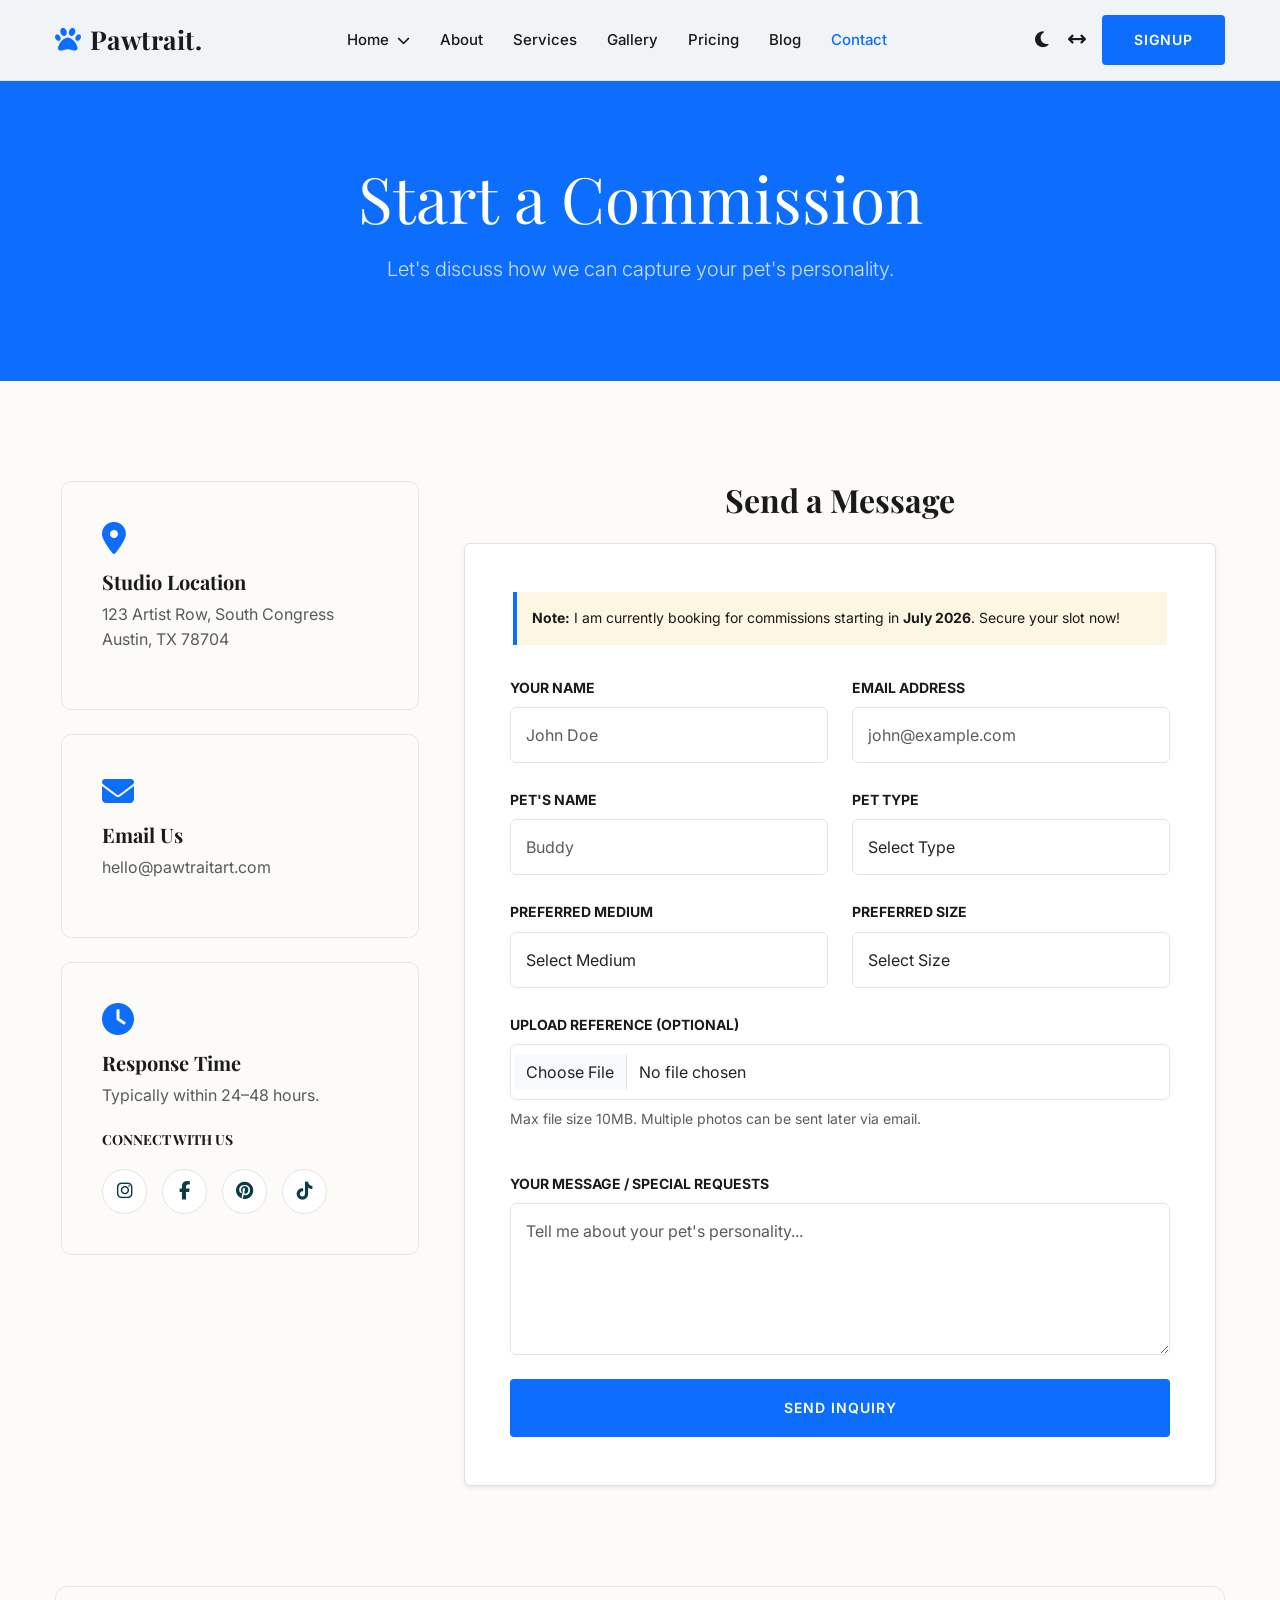
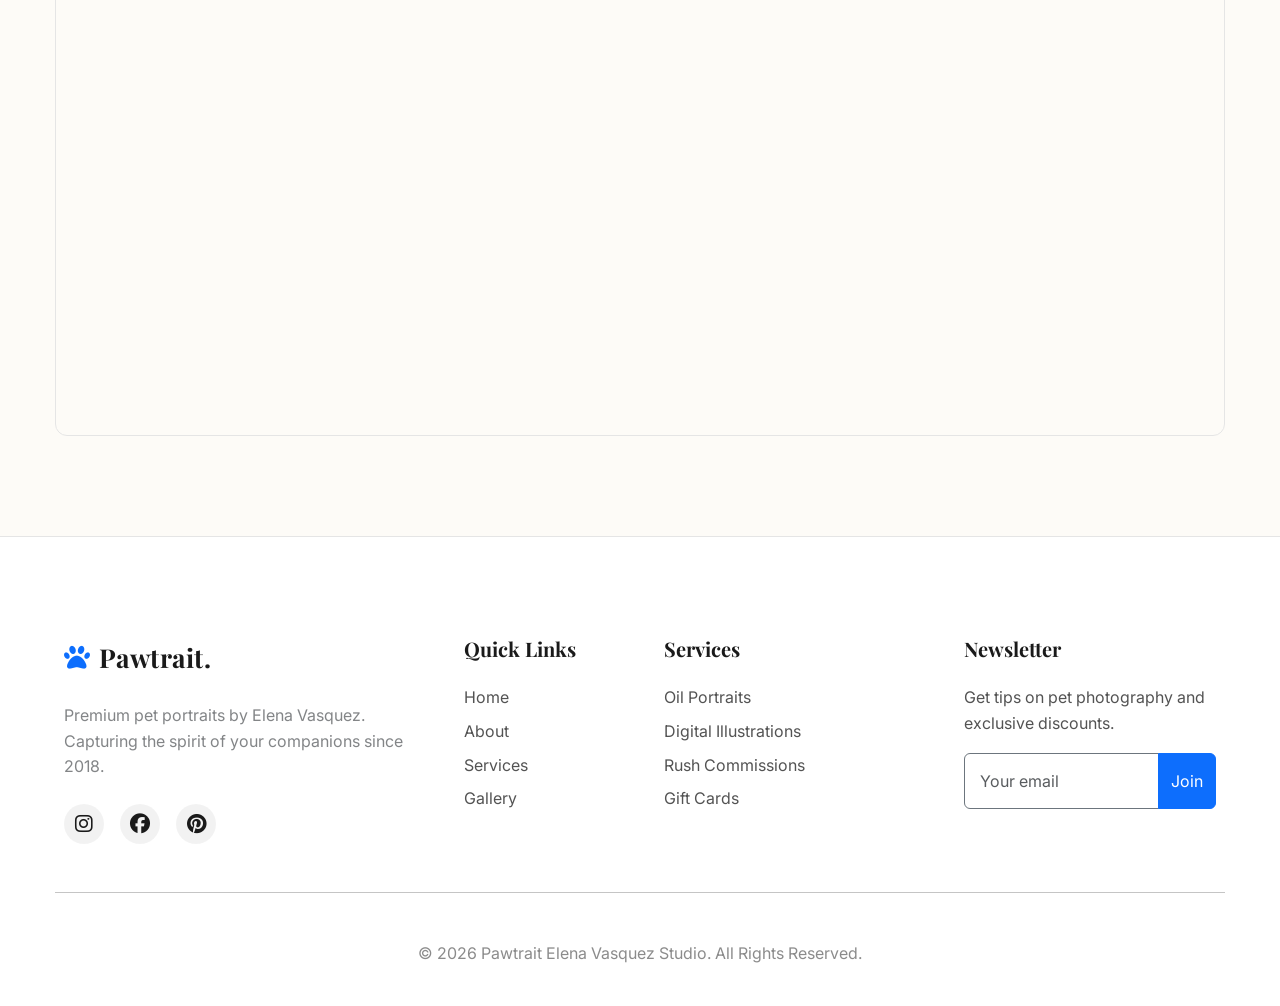
<file: contact.html>
<!DOCTYPE html>
<html lang="en" dir="ltr">
<head>
    <meta charset="UTF-8">
    <meta name="viewport" content="width=device-width, initial-scale=1.0">
    <title>Contact | Elena Vasquez Studio - Commission Inquiries</title>
    <link rel="icon" type="image/png" href="https://cdn-icons-png.flaticon.com/512/616/616408.png">
    
    <!-- Google Fonts -->
    <link rel="preconnect" href="https://fonts.googleapis.com">
    <link rel="preconnect" href="https://fonts.gstatic.com" crossorigin>
    <link href="https://fonts.googleapis.com/css2?family=Inter:wght@400;500;600;700&family=Playfair+Display:ital,wght@0,700;1,700&display=swap" rel="stylesheet">
    
    <!-- Bootstrap 5 CSS -->
    <link href="https://cdn.jsdelivr.net/npm/bootstrap@5.3.0/dist/css/bootstrap.min.css" rel="stylesheet">
    
    <!-- Font Awesome 6 -->
    <link rel="stylesheet" href="https://cdnjs.cloudflare.com/ajax/libs/font-awesome/6.4.0/css/all.min.css">
    
    <!-- AOS Library -->
    <link href="https://unpkg.com/aos@2.3.1/dist/aos.css" rel="stylesheet">
    
    <!-- Custom CSS -->
    <link rel="stylesheet" href="assets/css/style.css?v=2">
    <link rel="stylesheet" href="assets/css/dark-mode.css?v=2">
    <link rel="stylesheet" href="assets/css/rtl.css?v=2">

    <style>
        .page-header {
            padding: 160px 0 80px;
            background: var(--primary-color);
            color: #FFFFFF;
            text-align: center;
        }
        .page-header h1 { color: #FFFFFF; }
        .page-header p { color: rgba(255,255,255,0.8) !important; }
        
        .contact-info-card {
            padding: 40px;
            background: var(--bg-light);
            border-radius: 10px;
            height: 100%;
            transition: all 0.3s ease;
            border: 1px solid var(--border-color);
        }
        .contact-info-card:hover {
            transform: translateY(-5px);
            border-color: var(--primary-color);
            box-shadow: 0 10px 30px rgba(0,0,0,0.05);
        }
        .form-control, .form-select {
            padding: 15px;
            border-color: var(--border-color);
            background: var(--white);
        }
        .form-control:focus, .form-select:focus {
            border-color: var(--primary-color);
            box-shadow: none;
        }
        .map-container {
            height: 450px;
            width: 100%;
            border-radius: 12px;
            overflow: hidden;
            border: 1px solid var(--border-color);
        }
        .response-notice {
            padding: 15px;
            background: #fdf6e3;
            border-left: 4px solid var(--primary-color);
            font-size: 14px;
            margin-bottom: 30px;
        }
        .social-connect {
            display: flex;
            gap: 15px;
            margin-top: 20px;
        }
        .social-connect a {
            width: 45px;
            height: 45px;
            border-radius: 50%;
            background: var(--white);
            display: flex;
            align-items: center;
            justify-content: center;
            color: var(--secondary-color);
            border: 1px solid var(--border-color);
            font-size: 18px;
            transition: all 0.3s ease;
        }
        .social-connect a:hover {
            background: var(--primary-color);
            color: #FFFFFF;
            border-color: var(--primary-color);
            transform: translateY(-3px);
        }
    </style>
</head>
<body>

    <!-- Header -->
    <header>
        <div class="container nav-container">
            <a href="index.html" class="logo"><i class="fas fa-paw me-2 text-primary"></i>Pawtrait.</a>
            <nav class="nav-links">
                <div class="dropdown d-none d-lg-block">
                    <a href="index.html">Home <i class="fas fa-chevron-down small ms-1"></i></a>
                    <div class="dropdown-menu">
                        <a class="dropdown-item" href="index.html">Home 1</a>
                        <a class="dropdown-item" href="home-2.html">Home 2</a>
                    </div>
                </div>
                <a href="index.html" class="d-lg-none">Home 1</a>
                <a href="home-2.html" class="d-lg-none">Home 2</a>
                <a href="about.html">About</a>
                <a href="services.html">Services</a>
                <a href="gallery.html">Gallery</a>
                <a href="pricing.html">Pricing</a>
                <a href="blog.html">Blog</a>
                <a href="contact.html">Contact</a>

                <!-- Mobile Only Toggles -->
                <div class="mobile-toggles">
                    <button class="theme-toggle-btn toggle-btn">
                        <i class="fas fa-moon me-2"></i> Dark Mode
                    </button>
                    <button class="rtl-toggle-btn toggle-btn">
                        <i class="fas fa-arrows-left-right me-2"></i> RTL Layout
                    </button>
                    <a href="login.html" class="btn-pawtrait btn-primary mt-2">Signup</a>
                </div>
            </nav>
            <div class="nav-toggles">
                <button id="theme-toggle" class="toggle-btn desktop-only-toggle" title="Toggle Dark Mode"><i
                        class="fas fa-moon"></i></button>
                <button id="rtl-toggle" class="toggle-btn desktop-only-toggle" title="Toggle RTL"><i
                        class="fas fa-arrows-left-right"></i></button>
                <a href="login.html" class="btn-pawtrait btn-primary desktop-only-toggle">Signup</a>
                <button class="menu-toggle">
                    <span></span>
                    <span></span>
                    <span></span>
                </button>
            </div>
        </div>
    </header>

    <!-- Page Header -->
    <section class="page-header">
        <div class="container">
            <h1 class="display-3 mb-3">Start a Commission</h1>
            <p class="lead text-muted">Let's discuss how we can capture your pet's personality.</p>
        </div>
    </section>

    <!-- Contact Content -->
    <section class="section-padding">
        <div class="container">
            <div class="row g-5">
                <!-- Info Cards -->
                <div class="col-lg-4 order-2 order-lg-1">
                    <div class="row g-4 text-center text-lg-start">
                        <div class="col-12" data-aos="fade-up">
                            <div class="contact-info-card">
                                <i class="fas fa-location-dot fa-2x text-primary mb-3"></i>
                                <h5>Studio Location</h5>
                                <p class="text-muted">123 Artist Row, South Congress<br>Austin, TX 78704</p>
                            </div>
                        </div>
                        <div class="col-12" data-aos="fade-up" data-aos-delay="100">
                            <div class="contact-info-card">
                                <i class="fas fa-envelope fa-2x text-primary mb-3"></i>
                                <h5>Email Us</h5>
                                <p class="text-muted">hello@pawtraitart.com</p>
                            </div>
                        </div>
                        <div class="col-12" data-aos="fade-up" data-aos-delay="200">
                            <div class="contact-info-card">
                                <i class="fas fa-clock fa-2x text-primary mb-3"></i>
                                <h5>Response Time</h5>
                                <p class="text-muted mb-4">Typically within 24–48 hours.</p>
                                
                                <h6 class="small text-uppercase fw-bold mb-3">Connect With Us</h6>
                                <div class="social-connect justify-content-center justify-content-lg-start">
                                    <a href="#"><i class="fab fa-instagram"></i></a>
                                    <a href="#"><i class="fab fa-facebook-f"></i></a>
                                    <a href="#"><i class="fab fa-pinterest"></i></a>
                                    <a href="#"><i class="fab fa-tiktok"></i></a>
                                </div>
                            </div>
                        </div>
                    </div>
                </div>

                <!-- Form -->
                <div class="col-lg-8 order-1 order-lg-2">
                    <h2 class="text-center mb-4" data-aos="fade-up">Send a Message</h2>
                    <div class="bg-white p-5 border rounded shadow-sm" data-aos="fade-left">
                        <div class="response-notice">
                            <strong>Note:</strong> I am currently booking for commissions starting in <strong>July 2026</strong>. Secure your slot now!
                        </div>
                        
                        <form action="#" method="POST" enctype="multipart/form-data">
                            <div class="row g-4">
                                <div class="col-md-6">
                                    <label class="form-label fw-bold small text-uppercase">Your Name</label>
                                    <input type="text" class="form-control" placeholder="John Doe" required>
                                </div>
                                <div class="col-md-6">
                                    <label class="form-label fw-bold small text-uppercase">Email Address</label>
                                    <input type="email" class="form-control" placeholder="john@example.com" required>
                                </div>
                                <div class="col-md-6">
                                    <label class="form-label fw-bold small text-uppercase">Pet's Name</label>
                                    <input type="text" class="form-control" placeholder="Buddy">
                                </div>
                                <div class="col-md-6">
                                    <label class="form-label fw-bold small text-uppercase">Pet Type</label>
                                    <select class="form-select">
                                        <option selected>Select Type</option>
                                        <option value="dog">Dog</option>
                                        <option value="cat">Cat</option>
                                        <option value="horse">Horse</option>
                                        <option value="other">Other</option>
                                    </select>
                                </div>
                                <div class="col-md-6">
                                    <label class="form-label fw-bold small text-uppercase">Preferred Medium</label>
                                    <select class="form-select">
                                        <option selected>Select Medium</option>
                                        <option value="oil">Traditional Oil</option>
                                        <option value="digital">Modern Digital</option>
                                        <option value="undecided">Not Sure Yet</option>
                                    </select>
                                </div>
                                <div class="col-md-6">
                                    <label class="form-label fw-bold small text-uppercase">Preferred Size</label>
                                    <select class="form-select">
                                        <option selected>Select Size</option>
                                        <option value="8x10">8 x 10</option>
                                        <option value="11x14">11 x 14</option>
                                        <option value="16x20">16 x 20</option>
                                        <option value="custom">Custom Quote</option>
                                    </select>
                                </div>
                                <div class="col-12">
                                    <label class="form-label fw-bold small text-uppercase">Upload Reference (Optional)</label>
                                    <input type="file" class="form-control">
                                    <p class="small text-muted mt-2">Max file size 10MB. Multiple photos can be sent later via email.</p>
                                </div>
                                <div class="col-12">
                                    <label class="form-label fw-bold small text-uppercase">Your Message / Special Requests</label>
                                    <textarea class="form-control" rows="5" placeholder="Tell me about your pet's personality..."></textarea>
                                </div>
                                <div class="col-12">
                                    <button type="submit" class="btn-pawtrait btn-primary w-100 py-3">Send Inquiry</button>
                                </div>
                            </div>
                        </form>
                    </div>
                </div>
            </div>
        </div>
    </section>

    <!-- Map Section -->
    <section class="section-padding pt-0">
        <div class="container">
            <div class="map-container" data-aos="zoom-in">
                <iframe src="https://www.google.com/maps/embed?pb=!1m18!1m12!1m3!1d110263.66665745115!2d-97.83130739999999!3d30.3079827!2m3!1f0!2f0!3f0!3m2!1i1024!2i768!4f13.1!3m3!1m2!1s0x8644b599a027c573%3A0x8c03758715360ee3!2sAustin%2C%20TX!5e0!3m2!1sen!2sus!4v1715400000000!5m2!1sen!2sus" width="100%" height="100%" style="border:0;" allowfullscreen="" loading="lazy" referrerpolicy="no-referrer-when-downgrade"></iframe>
            </div>
        </div>
    </section>

    <!-- Footer -->
    <footer class="site-footer section-padding">
        <div class="container">
            <div class="row g-5">
                <div class="col-lg-4">
                    <a href="index.html" class="logo mb-4"><i class="fas fa-paw me-2 text-primary"></i>Pawtrait.</a>
                    <p class="text-muted opacity-75">Premium pet portraits by Elena Vasquez. Capturing the spirit of your companions since 2018.</p>
                    <div class="d-flex gap-3 fs-5 mt-4 social-links">
                        <a href="#"><i class="fab fa-instagram"></i></a>
                        <a href="#"><i class="fab fa-facebook"></i></a>
                        <a href="#"><i class="fab fa-pinterest"></i></a>
                    </div>
                </div>
                <div class="col-lg-2">
                    <h5 class="mb-4">Quick Links</h5>
                    <ul class="p-0 opacity-75">
                        <li class="mb-2"><a href="index.html">Home</a></li>
                        <li class="mb-2"><a href="about.html">About</a></li>
                        <li class="mb-2"><a href="services.html">Services</a></li>
                        <li class="mb-2"><a href="gallery.html">Gallery</a></li>
                    </ul>
                </div>
                <div class="col-lg-3">
                    <h5 class="mb-4">Services</h5>
                    <ul class="p-0 opacity-75">
                        <li class="mb-2"><a href="services.html">Oil Portraits</a></li>
                        <li class="mb-2"><a href="service-details.html">Digital Illustrations</a></li>
                        <li class="mb-2"><a href="contact.html">Rush Commissions</a></li>
                        <li class="mb-2"><a href="pricing.html">Gift Cards</a></li>
                    </ul>
                </div>
                <div class="col-lg-3">
                    <h5 class="mb-4">Newsletter</h5>
                    <p class="opacity-75 mb-3">Get tips on pet photography and exclusive discounts.</p>
                    <div class="input-group">
                        <input type="email" class="form-control bg-transparent text-white border-secondary" placeholder="Your email">
                        <button class="btn btn-primary" type="button">Join</button>
                    </div>
                </div>
            </div>
            <hr class="my-5 opacity-25">
            <div class="text-center opacity-50 copyright-bar">
                <p class="mb-0">&copy; 2026 Pawtrait Elena Vasquez Studio. All Rights Reserved.</p>
            </div>
        </div>
    </footer>

    <!-- Scripts -->
    <script src="https://cdn.jsdelivr.net/npm/bootstrap@5.3.0/dist/js/bootstrap.bundle.min.js"></script>
    <script src="https://unpkg.com/aos@2.3.1/dist/aos.js"></script>
    <script src="assets/js/main.js"></script>
    <script>
        AOS.init();
    </script>
</body>
</html>
</file>
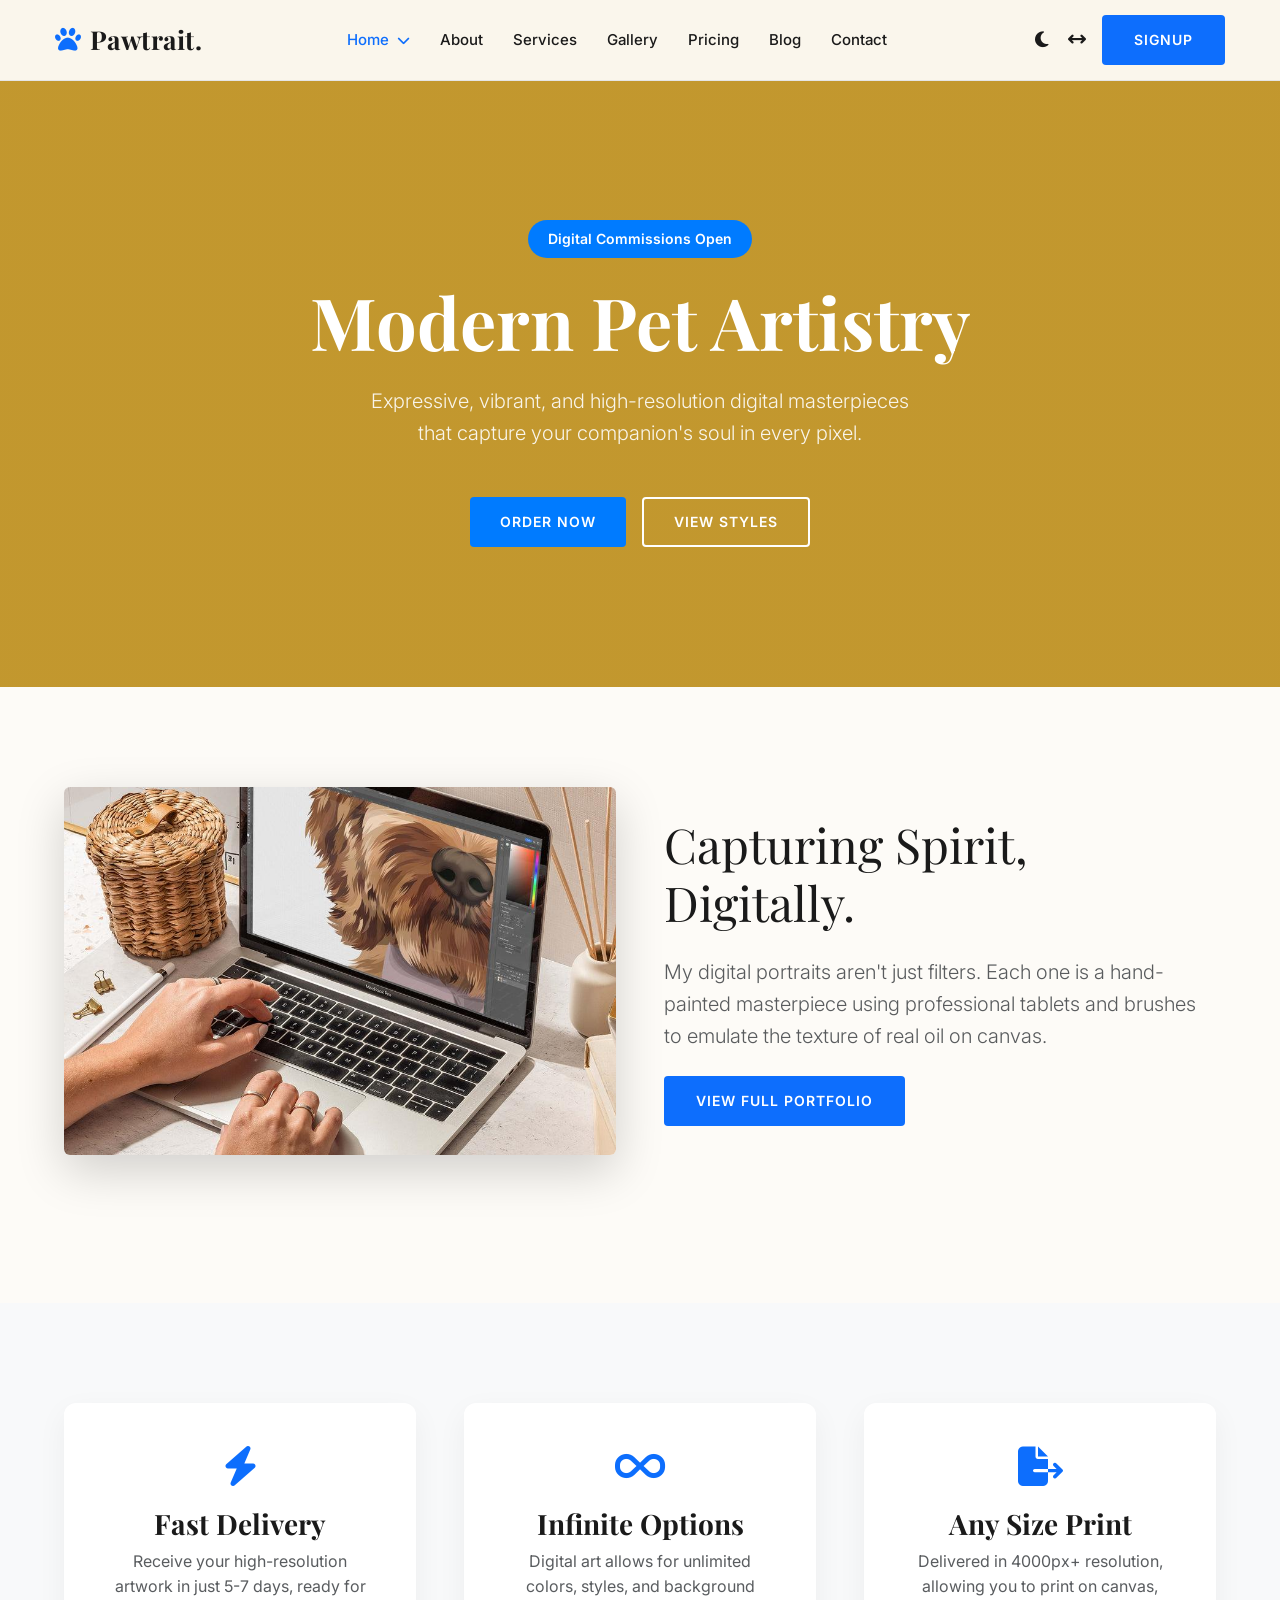
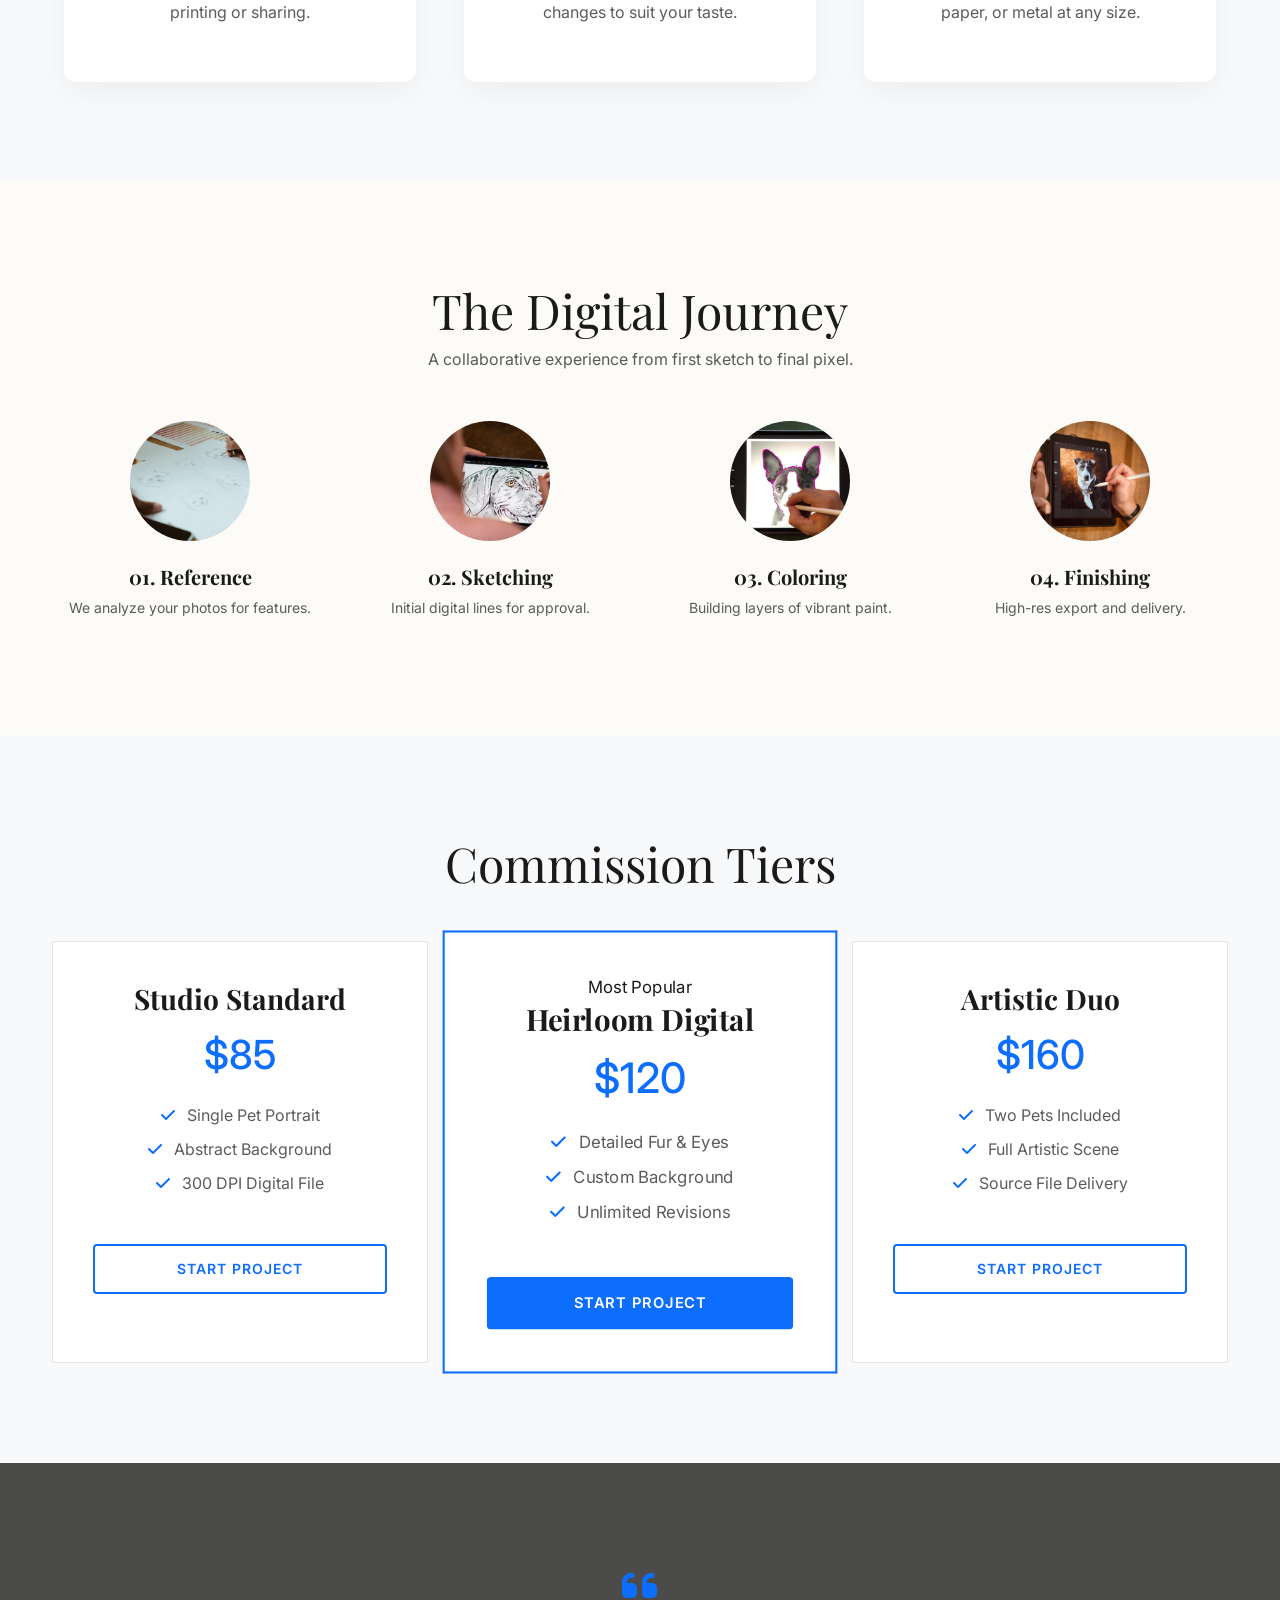
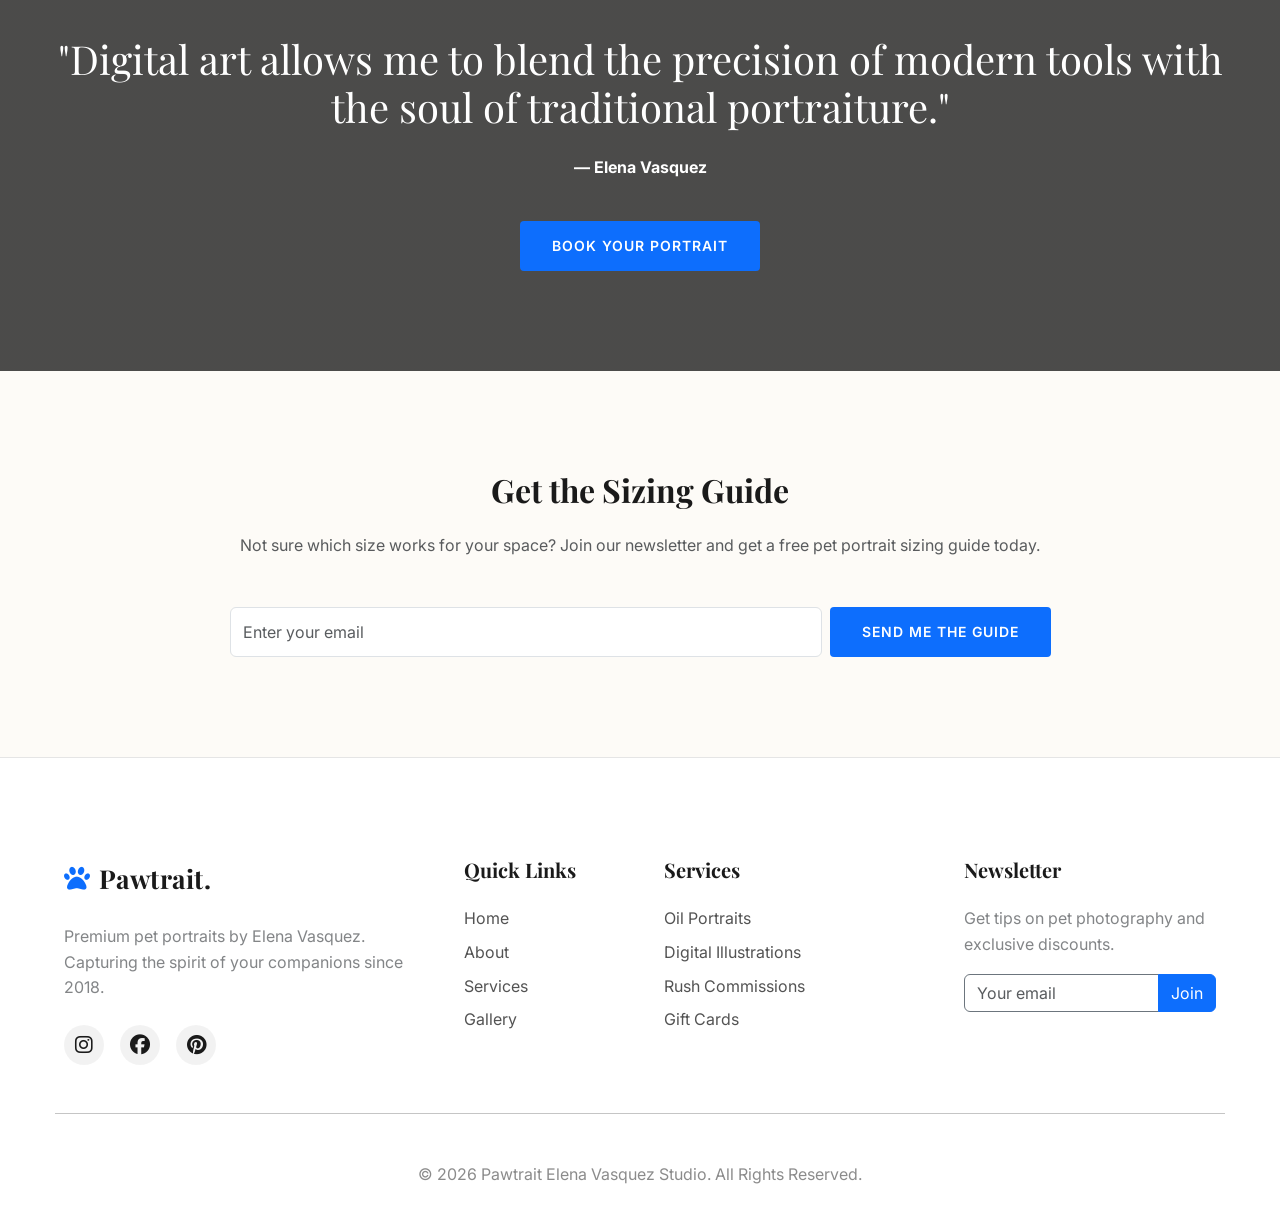
<file: home-2.html>
<!DOCTYPE html>
<html lang="en" dir="ltr">

<head>
    <meta charset="UTF-8">
    <meta name="viewport" content="width=device-width, initial-scale=1.0">
    <title>Pawtrait | Modern Digital Pet Portraits - Elena Vasquez Studio</title>
    <link rel="icon" type="image/png" href="https://cdn-icons-png.flaticon.com/512/616/616408.png">
    <meta name="description"
        content="Vibrant, modern digital pet portraits. Fast turnaround, high resolution, and 100% satisfaction guaranteed. Ready in 5-7 days.">

    <!-- Google Fonts -->
    <link rel="preconnect" href="https://fonts.googleapis.com">
    <link rel="preconnect" href="https://fonts.gstatic.com" crossorigin>
    <link
        href="https://fonts.googleapis.com/css2?family=Inter:wght@400;500;600;700&family=Playfair+Display:ital,wght@0,700;1,700&display=swap"
        rel="stylesheet">

    <!-- Bootstrap 5 CSS -->
    <link href="https://cdn.jsdelivr.net/npm/bootstrap@5.3.0/dist/css/bootstrap.min.css" rel="stylesheet">

    <!-- Font Awesome 6 -->
    <link rel="stylesheet" href="https://cdnjs.cloudflare.com/ajax/libs/font-awesome/6.4.0/css/all.min.css">

    <!-- AOS Library -->
    <link href="https://unpkg.com/aos@2.3.1/dist/aos.css" rel="stylesheet">

    <!-- Custom CSS -->
    <link rel="stylesheet" href="assets/css/style.css?v=2">
    <link rel="stylesheet" href="assets/css/dark-mode.css?v=2">
    <link rel="stylesheet" href="assets/css/rtl.css?v=2">

    <style>
        .hero-2 {
            padding: 220px 0 140px;
            background: linear-gradient(rgba(184, 134, 11, 0.85), rgba(184, 134, 11, 0.85)), url('https://images.unsplash.com/photo-1517849845537-4d257902454a?q=80&w=2070&auto=format&fit=crop');
            background-size: cover;
            background-position: center;
            background-attachment: fixed;
            color: #FFFFFF;
            position: relative;
            overflow: hidden;
        }

        .hero-2 h1 {
            color: #FFFFFF;
        }

        .hero-2 .lead {
            color: rgba(255, 255, 255, 0.9) !important;
        }

        .brush-stroke {
            position: absolute;
            top: 50%;
            left: 50%;
            transform: translate(-50%, -50%);
            width: 80%;
            opacity: 0.05;
            z-index: 0;
            pointer-events: none;
        }

        .hero-2-content {
            position: relative;
            z-index: 1;
            text-align: center;
        }

        .hero-2 h1 {
            font-size: 72px;
            margin-bottom: 20px;
        }

        .badge-rush {
            background: #007BFF;
            /* Vibrant Blue */
            color: white;
            padding: 8px 20px;
            border-radius: 50px;
            font-size: 14px;
            font-weight: 600;
            display: inline-block;
            margin-bottom: 20px;
        }

        .btn-blue {
            background: #007BFF;
            color: white !important;
            border: none;
            display: inline-flex;
            align-items: center;
            justify-content: center;
        }

        .btn-blue:hover {
            background: #0056b3;
        }

        .benefit-card {
            background: var(--white);
            padding: 40px;
            border-radius: 12px;
            box-shadow: 0 10px 30px rgba(0, 0, 0, 0.05);
            height: 100%;
            transition: all 0.3s ease;
        }

        .benefit-card:hover {
            transform: translateY(-5px);
            box-shadow: 0 15px 40px rgba(0, 0, 0, 0.1);
        }

        .pricing-card {
            background: var(--white);
            padding: 40px;
            border: 1px solid var(--border-color);
            transition: all 0.3s ease;
            height: 100%;
            text-align: center;
            /* Center everything including buttons */
        }

        .pricing-card:hover {
            box-shadow: 0 20px 40px rgba(0, 0, 0, 0.05);
            border-color: var(--primary-color);
        }

        .pricing-card.featured {
            border: 2px solid var(--primary-color);
            transform: scale(1.05);
            z-index: 2;
        }

        .process-item {
            text-align: center;
            position: relative;
        }

        .process-item::after {
            content: '';
            position: absolute;
            top: 40px;
            right: -50%;
            width: 100%;
            border-top: 2px dashed var(--border-color);
            z-index: 0;
        }

        .process-item:last-child::after {
            display: none;
        }

        .process-icon {
            width: 80px;
            height: 80px;
            background: var(--primary-color);
            color: white;
            border-radius: 50%;
            display: flex;
            align-items: center;
            justify-content: center;
            font-size: 24px;
            margin: 0 auto 20px;
            position: relative;
            z-index: 1;
        }

        .star-rating {
            color: #FFD700;
        }
    </style>
</head>

<body>

    <!-- Header -->
    <header>
        <div class="container nav-container">
            <a href="index.html" class="logo"><i class="fas fa-paw me-2 text-primary"></i>Pawtrait.</a>
            <nav class="nav-links">
                <div class="dropdown d-none d-lg-block">
                    <a href="index.html">Home <i class="fas fa-chevron-down small ms-1"></i></a>
                    <div class="dropdown-menu">
                        <a class="dropdown-item" href="index.html">Home 1</a>
                        <a class="dropdown-item" href="home-2.html">Home 2</a>
                    </div>
                </div>
                <a href="index.html" class="d-lg-none">Home 1</a>
                <a href="home-2.html" class="d-lg-none">Home 2</a>
                <a href="about.html">About</a>
                <a href="services.html">Services</a>
                <a href="gallery.html">Gallery</a>
                <a href="pricing.html">Pricing</a>
                <a href="blog.html">Blog</a>
                <a href="contact.html">Contact</a>

                <!-- Mobile Only Toggles -->
                <div class="mobile-toggles">
                    <button class="theme-toggle-btn toggle-btn">
                        <i class="fas fa-moon me-2"></i> Dark Mode
                    </button>
                    <button class="rtl-toggle-btn toggle-btn">
                        <i class="fas fa-arrows-left-right me-2"></i> RTL Layout
                    </button>
                    <a href="login.html" class="btn-pawtrait btn-primary mt-2">Signup</a>
                </div>
            </nav>
            <div class="nav-toggles">
                <button id="theme-toggle" class="toggle-btn desktop-only-toggle" title="Toggle Dark Mode"><i
                        class="fas fa-moon"></i></button>
                <button id="rtl-toggle" class="toggle-btn desktop-only-toggle" title="Toggle RTL"><i
                        class="fas fa-arrows-left-right"></i></button>
                <a href="login.html" class="btn-pawtrait btn-primary desktop-only-toggle">Signup</a>
                <button class="menu-toggle">
                    <span></span>
                    <span></span>
                    <span></span>
                </button>
            </div>
        </div>
    </header>

    <!-- Hero Section -->
    <section class="hero-2">
        <div class="container">
            <div class="hero-2-content" data-aos="zoom-in">
                <span class="badge-rush">Digital Commissions Open</span>
                <h1 class="display-1 fw-bold">Modern Pet Artistry</h1>
                <p class="lead mb-5">Expressive, vibrant, and high-resolution digital masterpieces <br
                        class="d-none d-md-block"> that capture your companion's soul in every pixel.</p>
                <div class="d-flex justify-content-center gap-3">
                    <a href="#pricing" class="btn-pawtrait btn-blue">Order Now</a>
                    <a href="gallery.html" class="btn-pawtrait btn-outline"
                        style="border-color: white; color: white;">View Styles</a>
                </div>
            </div>
        </div>
    </section>

    <!-- Section 1: Visual Portfolio -->
    <section class="section-padding">
        <div class="container">
            <div class="row align-items-center g-5 mb-5">
                <div class="col-lg-6" data-aos="fade-right">
                    <img src="assets/images/process.jpg" class="img-fluid rounded shadow-lg" alt="Digital Art Process">
                </div>
                <div class="col-lg-6" data-aos="fade-left">
                    <h2 class="display-5 mb-4">Capturing Spirit, Digitally.</h2>
                    <p class="lead text-muted mb-4">My digital portraits aren't just filters. Each one is a hand-painted
                        masterpiece using professional tablets and brushes to emulate the texture of real oil on canvas.
                    </p>
                    <a href="gallery.html" class="btn-pawtrait btn-primary">View Full Portfolio</a>
                </div>
            </div>
        </div>
    </section>

    <!-- Section 2: Why Digital? -->
    <section class="section-padding bg-light">
        <div class="container">
            <div class="row text-center g-5">
                <div class="col-md-4" data-aos="fade-up">
                    <div class="benefit-card">
                        <div class="h1 text-primary mb-3"><i class="fas fa-bolt"></i></div>
                        <h3>Fast Delivery</h3>
                        <p class="text-muted">Receive your high-resolution artwork in just 5-7 days, ready for printing
                            or sharing.</p>
                    </div>
                </div>
                <div class="col-md-4" data-aos="fade-up" data-aos-delay="100">
                    <div class="benefit-card">
                        <div class="h1 text-primary mb-3"><i class="fas fa-infinity"></i></div>
                        <h3>Infinite Options</h3>
                        <p class="text-muted">Digital art allows for unlimited colors, styles, and background changes to
                            suit your taste.</p>
                    </div>
                </div>
                <div class="col-md-4" data-aos="fade-up" data-aos-delay="200">
                    <div class="benefit-card">
                        <div class="h1 text-primary mb-3"><i class="fas fa-file-export"></i></div>
                        <h3>Any Size Print</h3>
                        <p class="text-muted">Delivered in 4000px+ resolution, allowing you to print on canvas, paper,
                            or metal at any size.</p>
                    </div>
                </div>
            </div>
        </div>
    </section>

    <!-- Section 3: The Process with Visuals -->
    <section class="section-padding">
        <div class="container">
            <div class="text-center mb-5" data-aos="fade-up">
                <h2 class="display-5">The Digital Journey</h2>
                <p class="text-muted">A collaborative experience from first sketch to final pixel.</p>
            </div>
            <div class="row g-4 text-center">
                <div class="col-md-3" data-aos="fade-up">
                    <img src="assets/images/reference.jpg" class="rounded-circle mb-4"
                        style="width: 120px; height: 120px; object-fit: cover;" alt="Step 1">
                    <h5>01. Reference</h5>
                    <p class="small text-muted">We analyze your photos for features.</p>
                </div>
                <div class="col-md-3" data-aos="fade-up" data-aos-delay="100">
                    <img src="assets/images/sketching.jpg" class="rounded-circle mb-4"
                        style="width: 120px; height: 120px; object-fit: cover;" alt="Step 2">
                    <h5>02. Sketching</h5>
                    <p class="small text-muted">Initial digital lines for approval.</p>
                </div>
                <div class="col-md-3" data-aos="fade-up" data-aos-delay="200">
                    <img src="assets/images/coloring.jpg" class="rounded-circle mb-4"
                        style="width: 120px; height: 120px; object-fit: cover;" alt="Step 3">
                    <h5>03. Coloring</h5>
                    <p class="small text-muted">Building layers of vibrant paint.</p>
                </div>
                <div class="col-md-3" data-aos="fade-up" data-aos-delay="300">
                    <img src="assets/images/finishing.jpg" class="rounded-circle mb-4"
                        style="width: 120px; height: 120px; object-fit: cover;" alt="Step 4">
                    <h5>04. Finishing</h5>
                    <p class="small text-muted">High-res export and delivery.</p>
                </div>
            </div>
        </div>
    </section>

    <!-- Section 4: Digital Pricing -->
    <section id="pricing" class="section-padding bg-light">
        <div class="container">
            <div class="text-center mb-5">
                <h2 class="display-5">Commission Tiers</h2>
            </div>
            <div class="row g-4">
                <div class="col-lg-4" data-aos="fade-up">
                    <div class="pricing-card">
                        <h3 class="mb-3">Studio Standard</h3>
                        <div class="h1 mb-4 text-primary">$85</div>
                        <ul class="list-unstyled mb-5 text-muted">
                            <li class="mb-2"><i class="fas fa-check me-2 text-primary"></i> Single Pet Portrait</li>
                            <li class="mb-2"><i class="fas fa-check me-2 text-primary"></i> Abstract Background</li>
                            <li class="mb-2"><i class="fas fa-check me-2 text-primary"></i> 300 DPI Digital File</li>
                        </ul>
                        <a href="contact.html" class="btn-pawtrait btn-outline w-100">Start Project</a>
                    </div>
                </div>
                <div class="col-lg-4" data-aos="fade-up" data-aos-delay="100">
                    <div class="pricing-card featured">
                        <div class="popular-badge">Most Popular</div>
                        <h3 class="mb-3">Heirloom Digital</h3>
                        <div class="h1 mb-4 text-primary">$120</div>
                        <ul class="list-unstyled mb-5 text-muted">
                            <li class="mb-2"><i class="fas fa-check me-2 text-primary"></i> Detailed Fur & Eyes</li>
                            <li class="mb-2"><i class="fas fa-check me-2 text-primary"></i> Custom Background</li>
                            <li class="mb-2"><i class="fas fa-check me-2 text-primary"></i> Unlimited Revisions</li>
                        </ul>
                        <a href="contact.html" class="btn-pawtrait btn-primary w-100">Start Project</a>
                    </div>
                </div>
                <div class="col-lg-4" data-aos="fade-up" data-aos-delay="200">
                    <div class="pricing-card">
                        <h3 class="mb-3">Artistic Duo</h3>
                        <div class="h1 mb-4 text-primary">$160</div>
                        <ul class="list-unstyled mb-5 text-muted">
                            <li class="mb-2"><i class="fas fa-check me-2 text-primary"></i> Two Pets Included</li>
                            <li class="mb-2"><i class="fas fa-check me-2 text-primary"></i> Full Artistic Scene</li>
                            <li class="mb-2"><i class="fas fa-check me-2 text-primary"></i> Source File Delivery</li>
                        </ul>
                        <a href="contact.html" class="btn-pawtrait btn-outline w-100">Start Project</a>
                    </div>
                </div>
            </div>
        </div>
    </section>

    <!-- Section 5: Studio Atmosphere -->
    <section class="section-padding text-white text-center"
        style="background: linear-gradient(rgba(0,0,0,0.7), rgba(0,0,0,0.7)), url('https://images.unsplash.com/photo-1513519245088-0e12902e5a38?q=80&w=2070&auto=format&fit=crop'); background-size: cover; background-position: center;">
        <div class="container">
            <div class="max-width-800 mx-auto" data-aos="fade-up">
                <div class="h1 text-primary mb-4"><i class="fas fa-quote-left"></i></div>
                <h2 class="display-6 font-italic mb-4 text-white">"Digital art allows me to blend the precision of
                    modern tools
                    with the soul of traditional portraiture."</h2>
                <p class="fw-bold">— Elena Vasquez</p>
                <a href="contact.html" class="btn-pawtrait btn-primary mt-4">Book Your Portrait</a>
            </div>
        </div>
    </section>





    <!-- Newsletter -->
    <section class="section-padding">
        <div class="container text-center">
            <div class="max-width-600 mx-auto">
                <h2 class="mb-4">Get the Sizing Guide</h2>
                <p class="mb-5 text-muted">Not sure which size works for your space? Join our newsletter and get a free
                    pet portrait sizing guide today.</p>
                <form class="row g-2 justify-content-center">
                    <div class="col-md-6">
                        <input type="email" class="form-control h-100" placeholder="Enter your email">
                    </div>
                    <div class="col-md-auto">
                        <button class="btn-pawtrait btn-primary h-100">Send Me the Guide</button>
                    </div>
                </form>
            </div>
        </div>
    </section>

    <!-- Footer -->
    <footer class="site-footer section-padding">
        <div class="container">
            <div class="row g-5">
                <div class="col-lg-4">
                    <a href="index.html" class="logo mb-4"><i class="fas fa-paw me-2 text-primary"></i>Pawtrait.</a>
                    <p class="text-muted opacity-75">Premium pet portraits by Elena Vasquez. Capturing the spirit of
                        your companions since 2018.</p>
                    <div class="d-flex gap-3 fs-5 mt-4 social-links">
                        <a href="#"><i class="fab fa-instagram"></i></a>
                        <a href="#"><i class="fab fa-facebook"></i></a>
                        <a href="#"><i class="fab fa-pinterest"></i></a>
                    </div>
                </div>
                <div class="col-lg-2">
                    <h5 class="mb-4 fw-bold">Quick Links</h5>
                    <ul class="p-0 opacity-75">
                        <li class="mb-2"><a href="index.html">Home</a></li>
                        <li class="mb-2"><a href="about.html">About</a></li>
                        <li class="mb-2"><a href="services.html">Services</a></li>
                        <li class="mb-2"><a href="gallery.html">Gallery</a></li>
                    </ul>
                </div>
                <div class="col-lg-3">
                    <h5 class="mb-4 fw-bold">Services</h5>
                    <ul class="p-0 opacity-75">
                        <li class="mb-2"><a href="services.html">Oil Portraits</a></li>
                        <li class="mb-2"><a href="service-details.html">Digital Illustrations</a></li>
                        <li class="mb-2"><a href="contact.html">Rush Commissions</a></li>
                        <li class="mb-2"><a href="pricing.html">Gift Cards</a></li>
                    </ul>
                </div>
                <div class="col-lg-3">
                    <h5 class="mb-4 fw-bold">Newsletter</h5>
                    <p class="text-muted opacity-75 mb-3">Get tips on pet photography and exclusive discounts.</p>
                    <div class="input-group">
                        <input type="email" class="form-control bg-transparent border-secondary"
                            placeholder="Your email">
                        <button class="btn btn-primary" type="button">Join</button>
                    </div>
                </div>
            </div>
            <hr class="my-5 opacity-25">
            <div class="text-center opacity-50 copyright-bar">
                <p class="mb-0">&copy; 2026 Pawtrait Elena Vasquez Studio. All Rights Reserved.</p>
            </div>
        </div>
    </footer>

    <!-- Scripts -->
    <script src="https://cdn.jsdelivr.net/npm/bootstrap@5.3.0/dist/js/bootstrap.bundle.min.js"></script>
    <script src="https://unpkg.com/aos@2.3.1/dist/aos.js"></script>
    <script src="assets/js/main.js"></script>
    <script>
        AOS.init();
    </script>
</body>

</html>
</file>
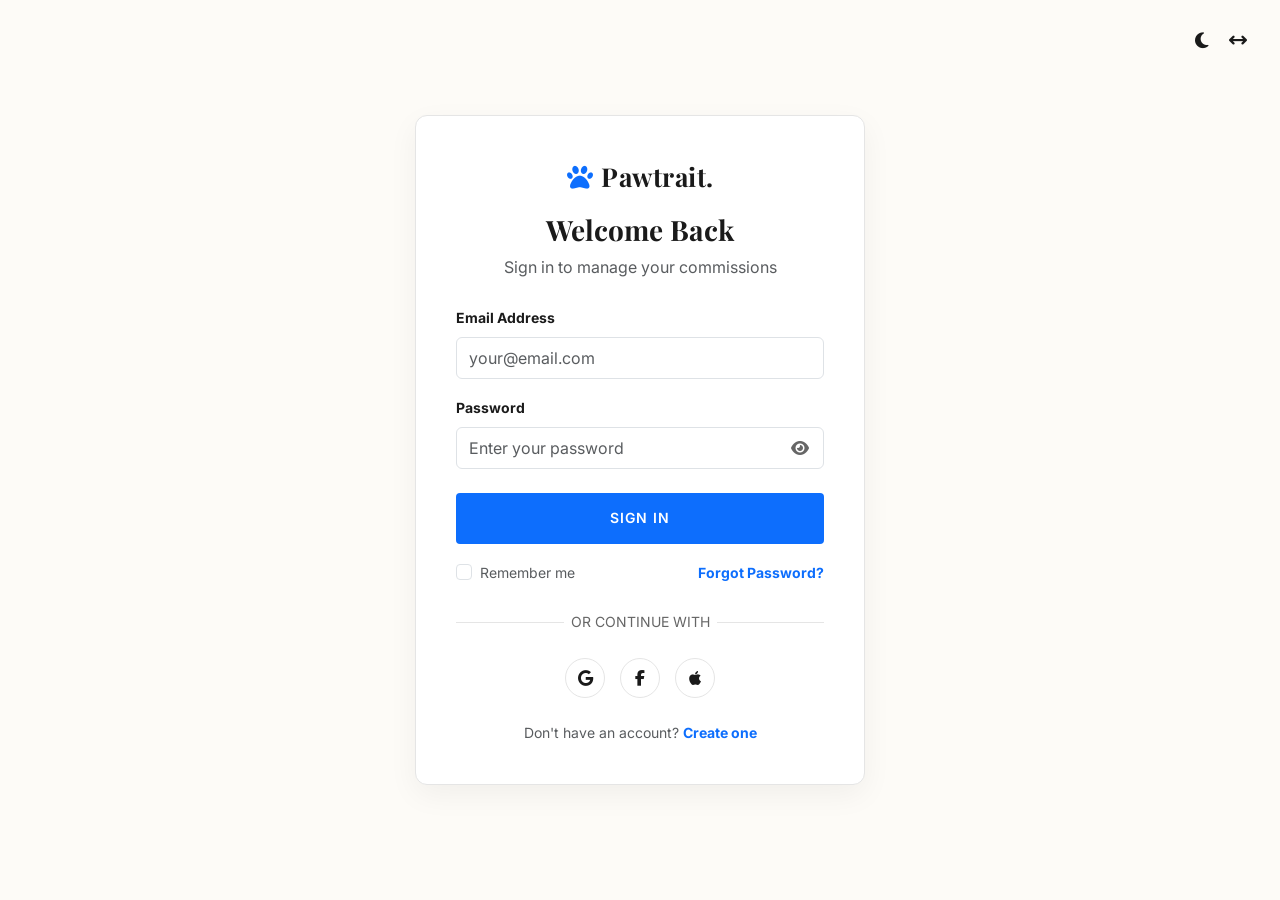
<file: login.html>
<!DOCTYPE html>
<html lang="en" dir="ltr">

<head>
    <meta charset="UTF-8">
    <meta name="viewport" content="width=device-width, initial-scale=1.0">
    <title>Login | Pawtrait Pet Portraits</title>
    <link rel="icon" type="image/png" href="https://cdn-icons-png.flaticon.com/512/616/616408.png">

    <!-- Google Fonts -->
    <link rel="preconnect" href="https://fonts.googleapis.com">
    <link rel="preconnect" href="https://fonts.gstatic.com" crossorigin>
    <link
        href="https://fonts.googleapis.com/css2?family=Inter:wght@400;500;600;700&family=Playfair+Display:ital,wght@0,700;1,700&display=swap"
        rel="stylesheet">

    <!-- Bootstrap 5 CSS -->
    <link href="https://cdn.jsdelivr.net/npm/bootstrap@5.3.0/dist/css/bootstrap.min.css" rel="stylesheet">
    <!-- Font Awesome 6 -->
    <link rel="stylesheet" href="https://cdnjs.cloudflare.com/ajax/libs/font-awesome/6.4.0/css/all.min.css">

    <!-- Custom CSS -->
    <link rel="stylesheet" href="assets/css/style.css?v=2">
    <link rel="stylesheet" href="assets/css/dark-mode.css?v=2">
    <link rel="stylesheet" href="assets/css/rtl.css?v=2">
</head>

<body class="dark-theme">

    <div class="auth-container">
        <!-- Toggles -->
        <div class="auth-toggles">
            <button id="theme-toggle" class="toggle-btn" title="Toggle Dark Mode"><i class="fas fa-moon"></i></button>
            <button id="rtl-toggle" class="toggle-btn" title="Toggle RTL"><i class="fas fa-arrows-left-right"></i></button>
        </div>

        <div class="auth-card">
            <div class="text-center mb-4">
                <a href="index.html" class="logo d-block mb-3"><i class="fas fa-paw me-2 text-primary"></i>Pawtrait.</a>
                <h3 class="fw-bold">Welcome Back</h3>
                <p class="text-muted">Sign in to manage your commissions</p>
            </div>

            <!-- Login Form -->
            <form action="index.html">
                <div class="mb-3">
                    <label class="form-label small fw-bold">Email Address</label>
                    <input type="email" class="form-control py-2" placeholder="your@email.com" required>
                </div>
                <div class="mb-4">
                    <label class="form-label small fw-bold">Password</label>
                    <div class="password-field-wrapper">
                        <input type="password" class="form-control py-2" id="password" placeholder="Enter your password"
                            required>
                        <i class="fas fa-eye password-toggle" id="togglePassword"></i>
                    </div>
                </div>

                <button type="submit" class="btn-pawtrait btn-primary w-100 mb-3">Sign In</button>

                <div class="d-flex justify-content-between align-items-center mb-4">
                    <div class="form-check">
                        <input class="form-check-input" type="checkbox" id="rememberMe">
                        <label class="form-check-label small text-muted" for="rememberMe">Remember me</label>
                    </div>
                    <a href="#" class="small text-primary text-decoration-none fw-bold">Forgot Password?</a>
                </div>

                <div class="auth-divider">OR CONTINUE WITH</div>

                <!-- Social Icons Bottom -->
                <div class="social-icons-bottom">
                    <button type="button" class="social-btn-circle google" title="Sign in with Google">
                        <i class="fab fa-google"></i>
                    </button>
                    <button type="button" class="social-btn-circle facebook" title="Sign in with Facebook">
                        <i class="fab fa-facebook-f"></i>
                    </button>
                    <button type="button" class="social-btn-circle apple" title="Sign in with Apple">
                        <i class="fab fa-apple"></i>
                    </button>
                </div>

                <p class="text-center text-muted small mt-4 mb-0">
                    Don't have an account? <a href="signup.html"
                        class="text-primary text-decoration-none fw-bold">Create one</a>
                </p>
            </form>
        </div>
    </div>

    <!-- Scripts -->
    <script src="https://cdn.jsdelivr.net/npm/bootstrap@5.3.0/dist/js/bootstrap.bundle.min.js"></script>
    <script src="assets/js/main.js"></script>
    <script>
        // Password Toggle Script
        const togglePassword = document.querySelector('#togglePassword');
        const password = document.querySelector('#password');

        if (togglePassword && password) {
            togglePassword.addEventListener('click', function () {
                const type = password.getAttribute('type') === 'password' ? 'text' : 'password';
                password.setAttribute('type', type);
                this.classList.toggle('fa-eye-slash');
            });
        }
    </script>
</body>

</html>
</file>
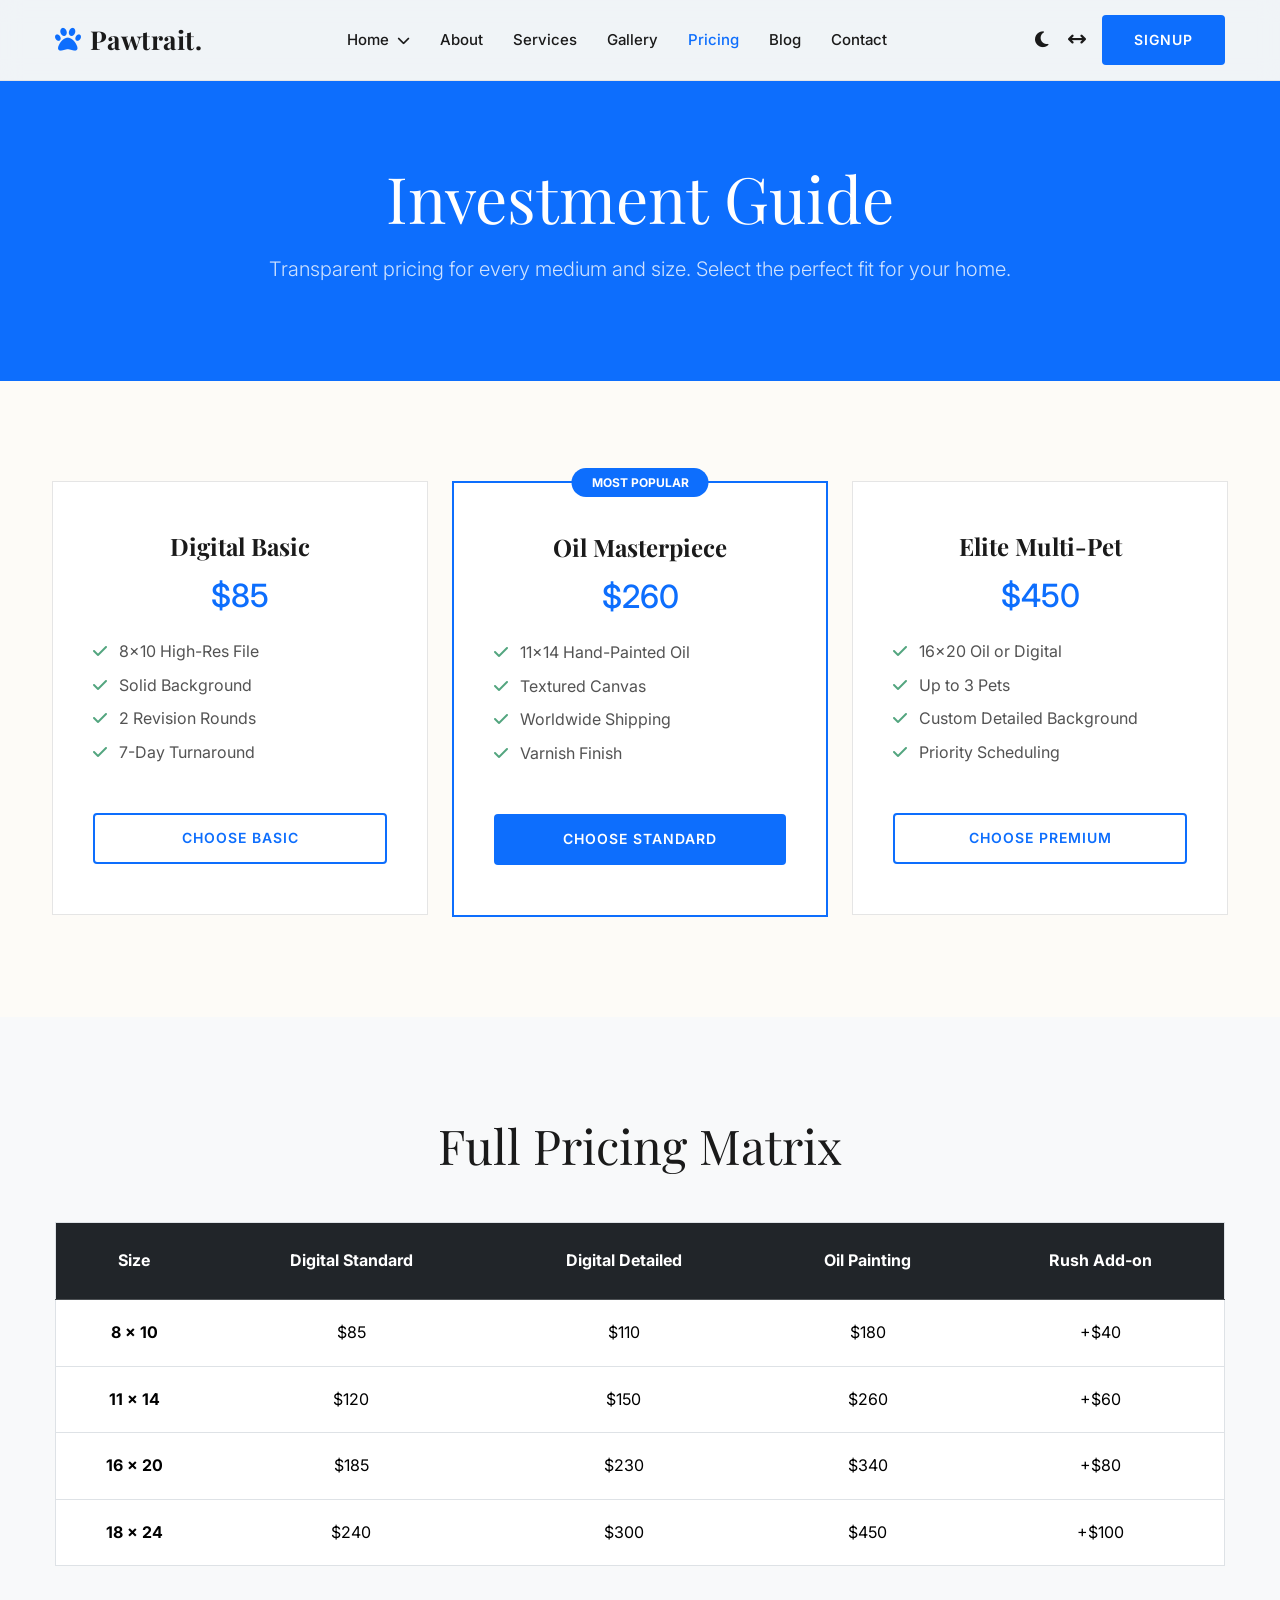
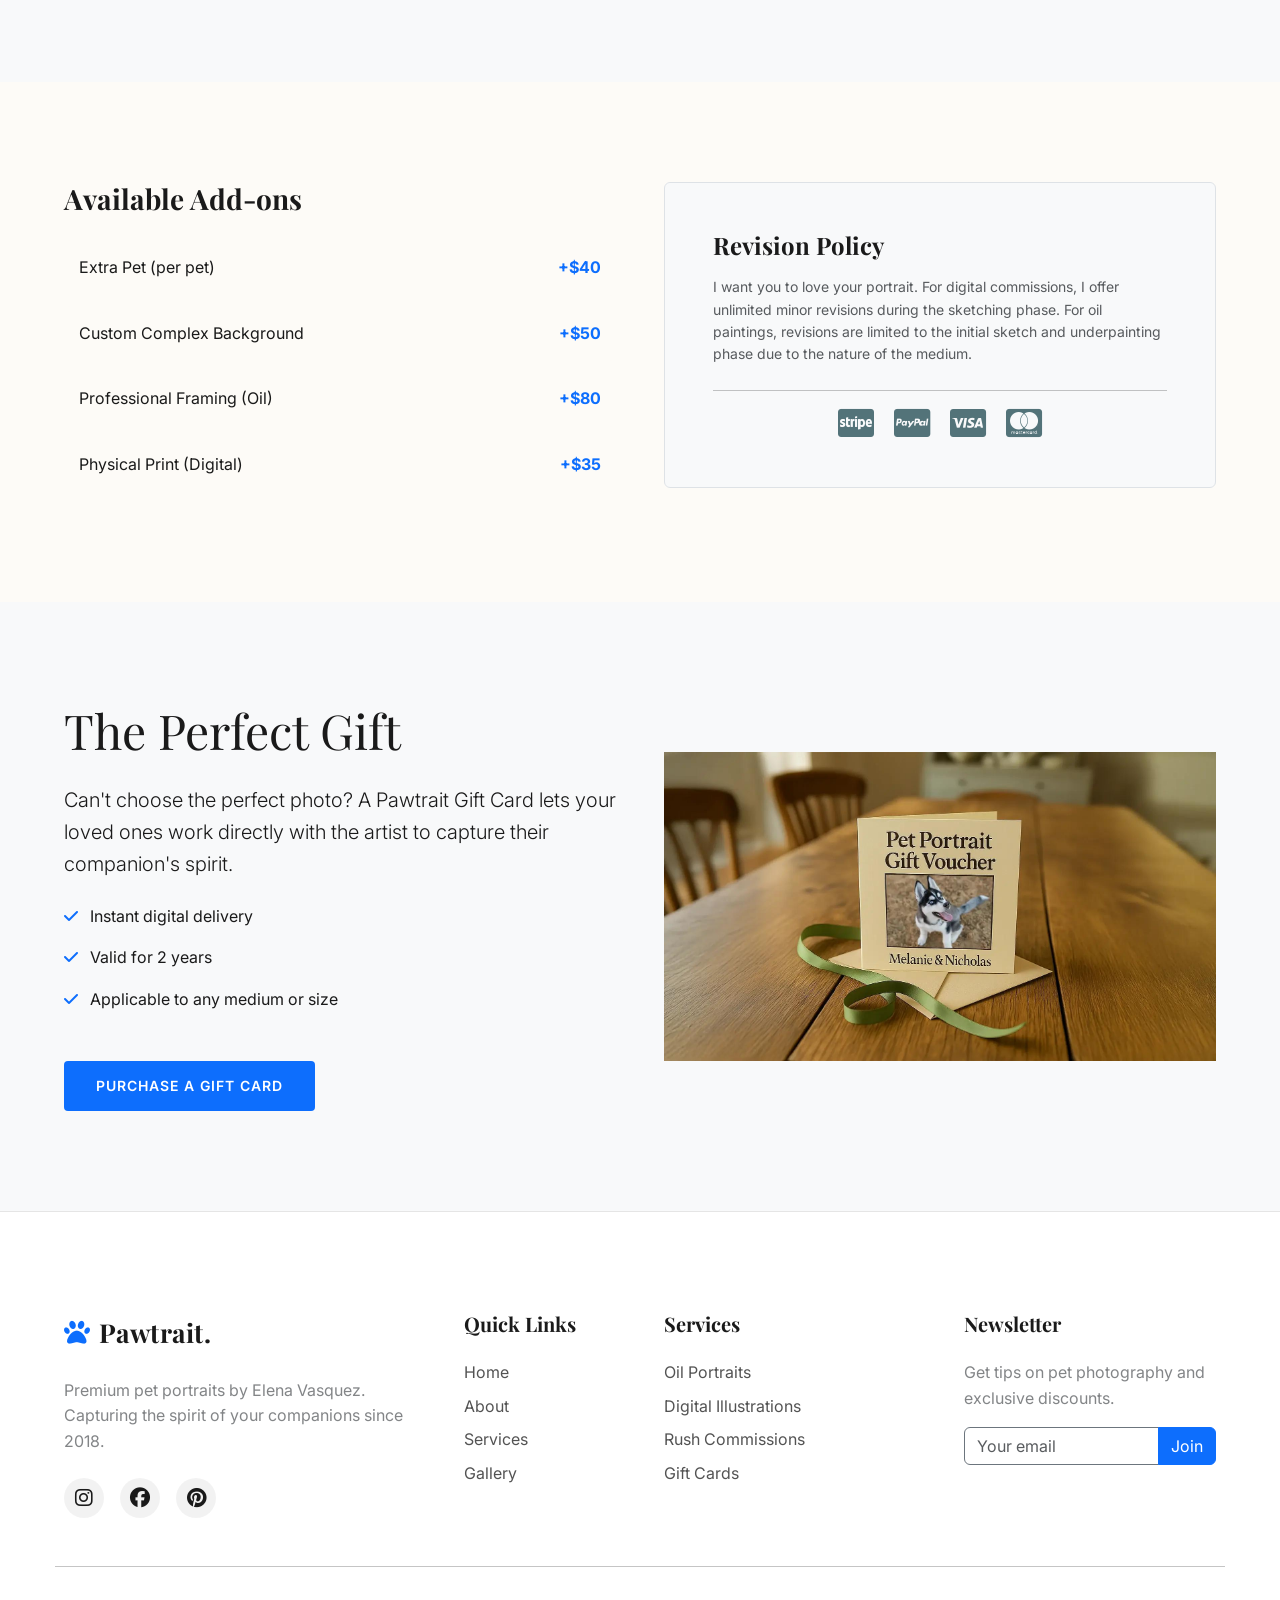
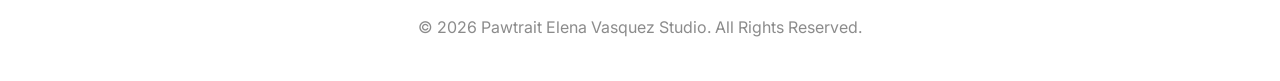
<file: pricing.html>
<!DOCTYPE html>
<html lang="en" dir="ltr">

<head>
    <meta charset="UTF-8">
    <meta name="viewport" content="width=device-width, initial-scale=1.0">
    <title>Pricing | Elena Vasquez Studio - Commission Rates</title>
    <link rel="icon" type="image/png" href="https://cdn-icons-png.flaticon.com/512/616/616408.png">

    <!-- Google Fonts -->
    <link rel="preconnect" href="https://fonts.googleapis.com">
    <link rel="preconnect" href="https://fonts.gstatic.com" crossorigin>
    <link
        href="https://fonts.googleapis.com/css2?family=Inter:wght@400;500;600;700&family=Playfair+Display:ital,wght@0,700;1,700&display=swap"
        rel="stylesheet">

    <!-- Bootstrap 5 CSS -->
    <link href="https://cdn.jsdelivr.net/npm/bootstrap@5.3.0/dist/css/bootstrap.min.css" rel="stylesheet">

    <!-- Font Awesome 6 -->
    <link rel="stylesheet" href="https://cdnjs.cloudflare.com/ajax/libs/font-awesome/6.4.0/css/all.min.css">

    <!-- AOS Library -->
    <link href="https://unpkg.com/aos@2.3.1/dist/aos.css" rel="stylesheet">

    <!-- Custom CSS -->
    <link rel="stylesheet" href="assets/css/style.css?v=2">
    <link rel="stylesheet" href="assets/css/dark-mode.css?v=2">
    <link rel="stylesheet" href="assets/css/rtl.css?v=2">

    <style>
        .page-header {
            padding: 160px 0 80px;
            background: var(--primary-color);
            color: #FFFFFF;
            text-align: center;
        }

        .page-header h1 {
            color: #FFFFFF;
        }

        .page-header p {
            color: rgba(255, 255, 255, 0.8) !important;
        }

        .pricing-table th {
            padding: 25px;
            text-align: center;
        }

        .pricing-table td {
            padding: 20px;
            text-align: center;
        }

        .pkg-card {
            background: var(--white);
            border: 1px solid var(--border-color);
            padding: 50px 40px;
            text-align: center;
            transition: all 0.3s ease;
        }

        .pkg-card:hover {
            border-color: var(--primary-color);
            box-shadow: 0 10px 30px rgba(0, 0, 0, 0.05);
        }

        .pkg-card.popular {
            border: 2px solid var(--primary-color);
            position: relative;
        }

        .popular-badge {
            position: absolute;
            top: -15px;
            left: 50%;
            transform: translateX(-50%);
            background: var(--primary-color);
            color: white;
            padding: 5px 20px;
            border-radius: 20px;
            font-size: 12px;
            font-weight: bold;
        }

        .addon-item {
            padding: 15px;
            background: var(--bg-light);
            border-radius: 8px;
            margin-bottom: 10px;
        }

        .payment-icons {
            display: flex;
            justify-content: center;
            gap: 20px;
            font-size: 32px;
            color: var(--secondary-color);
            opacity: 0.7;
        }
    </style>
</head>

<body>

    <!-- Header -->
    <header>
        <div class="container nav-container">
            <a href="index.html" class="logo"><i class="fas fa-paw me-2 text-primary"></i>Pawtrait.</a>
            <nav class="nav-links">
                <div class="dropdown d-none d-lg-block">
                    <a href="index.html">Home <i class="fas fa-chevron-down small ms-1"></i></a>
                    <div class="dropdown-menu">
                        <a class="dropdown-item" href="index.html">Home 1</a>
                        <a class="dropdown-item" href="home-2.html">Home 2</a>
                    </div>
                </div>
                <a href="index.html" class="d-lg-none">Home 1</a>
                <a href="home-2.html" class="d-lg-none">Home 2</a>
                <a href="about.html">About</a>
                <a href="services.html">Services</a>
                <a href="gallery.html">Gallery</a>
                <a href="pricing.html">Pricing</a>
                <a href="blog.html">Blog</a>
                <a href="contact.html">Contact</a>

                <!-- Mobile Only Toggles -->
                <div class="mobile-toggles">
                    <button class="theme-toggle-btn toggle-btn">
                        <i class="fas fa-moon me-2"></i> Dark Mode
                    </button>
                    <button class="rtl-toggle-btn toggle-btn">
                        <i class="fas fa-arrows-left-right me-2"></i> RTL Layout
                    </button>
                    <a href="login.html" class="btn-pawtrait btn-primary mt-2">Signup</a>
                </div>
            </nav>
            <div class="nav-toggles">
                <button id="theme-toggle" class="toggle-btn desktop-only-toggle" title="Toggle Dark Mode"><i
                        class="fas fa-moon"></i></button>
                <button id="rtl-toggle" class="toggle-btn desktop-only-toggle" title="Toggle RTL"><i
                        class="fas fa-arrows-left-right"></i></button>
                <a href="login.html" class="btn-pawtrait btn-primary desktop-only-toggle">Signup</a>
                <button class="menu-toggle">
                    <span></span>
                    <span></span>
                    <span></span>
                </button>
            </div>
        </div>
    </header>

    <!-- Page Header -->
    <section class="page-header">
        <div class="container">
            <h1 class="display-3 mb-3">Investment Guide</h1>
            <p class="lead">Transparent pricing for every medium and size. Select the perfect fit for your home.</p>
        </div>
    </section>

    <!-- Package Tiers -->
    <section class="section-padding">
        <div class="container">
            <div class="row g-4">
                <!-- Basic -->
                <div class="col-lg-4" data-aos="fade-up">
                    <div class="pkg-card">
                        <h4 class="mb-3">Digital Basic</h4>
                        <div class="h2 mb-4 text-primary">$85</div>
                        <ul class="list-unstyled mb-5 text-start opacity-75">
                            <li class="mb-2"><i class="fas fa-check me-2 text-success"></i> 8x10 High-Res File</li>
                            <li class="mb-2"><i class="fas fa-check me-2 text-success"></i> Solid Background</li>
                            <li class="mb-2"><i class="fas fa-check me-2 text-success"></i> 2 Revision Rounds</li>
                            <li class="mb-2"><i class="fas fa-check me-2 text-success"></i> 7-Day Turnaround</li>
                        </ul>
                        <a href="contact.html" class="btn-pawtrait btn-outline w-100">Choose Basic</a>
                    </div>
                </div>
                <!-- Standard -->
                <div class="col-lg-4" data-aos="fade-up" data-aos-delay="100">
                    <div class="pkg-card popular">
                        <span class="popular-badge">MOST POPULAR</span>
                        <h4 class="mb-3">Oil Masterpiece</h4>
                        <div class="h2 mb-4 text-primary">$260</div>
                        <ul class="list-unstyled mb-5 text-start opacity-75">
                            <li class="mb-2"><i class="fas fa-check me-2 text-success"></i> 11x14 Hand-Painted Oil</li>
                            <li class="mb-2"><i class="fas fa-check me-2 text-success"></i> Textured Canvas</li>
                            <li class="mb-2"><i class="fas fa-check me-2 text-success"></i> Worldwide Shipping</li>
                            <li class="mb-2"><i class="fas fa-check me-2 text-success"></i> Varnish Finish</li>
                        </ul>
                        <a href="contact.html" class="btn-pawtrait btn-primary w-100">Choose Standard</a>
                    </div>
                </div>
                <!-- Premium -->
                <div class="col-lg-4" data-aos="fade-up" data-aos-delay="200">
                    <div class="pkg-card">
                        <h4 class="mb-3">Elite Multi-Pet</h4>
                        <div class="h2 mb-4 text-primary">$450</div>
                        <ul class="list-unstyled mb-5 text-start opacity-75">
                            <li class="mb-2"><i class="fas fa-check me-2 text-success"></i> 16x20 Oil or Digital</li>
                            <li class="mb-2"><i class="fas fa-check me-2 text-success"></i> Up to 3 Pets</li>
                            <li class="mb-2"><i class="fas fa-check me-2 text-success"></i> Custom Detailed Background
                            </li>
                            <li class="mb-2"><i class="fas fa-check me-2 text-success"></i> Priority Scheduling</li>
                        </ul>
                        <a href="contact.html" class="btn-pawtrait btn-outline w-100">Choose Premium</a>
                    </div>
                </div>
            </div>
        </div>
    </section>

    <!-- Pricing Matrix -->
    <section class="section-padding bg-light">
        <div class="container">
            <div class="text-center mb-5">
                <h2 class="display-5">Full Pricing Matrix</h2>
            </div>
            <div class="table-responsive" data-aos="zoom-in">
                <table class="table pricing-table bg-white border">
                    <thead class="table-dark">
                        <tr>
                            <th>Size</th>
                            <th>Digital Standard</th>
                            <th>Digital Detailed</th>
                            <th>Oil Painting</th>
                            <th>Rush Add-on</th>
                        </tr>
                    </thead>
                    <tbody>
                        <tr>
                            <td class="fw-bold">8 x 10</td>
                            <td>$85</td>
                            <td>$110</td>
                            <td>$180</td>
                            <td>+$40</td>
                        </tr>
                        <tr>
                            <td class="fw-bold">11 x 14</td>
                            <td>$120</td>
                            <td>$150</td>
                            <td>$260</td>
                            <td>+$60</td>
                        </tr>
                        <tr>
                            <td class="fw-bold">16 x 20</td>
                            <td>$185</td>
                            <td>$230</td>
                            <td>$340</td>
                            <td>+$80</td>
                        </tr>
                        <tr>
                            <td class="fw-bold">18 x 24</td>
                            <td>$240</td>
                            <td>$300</td>
                            <td>$450</td>
                            <td>+$100</td>
                        </tr>
                    </tbody>
                </table>
            </div>
        </div>
    </section>

    <!-- Add-ons & Policy -->
    <section class="section-padding">
        <div class="container">
            <div class="row g-5">
                <div class="col-lg-6" data-aos="fade-right">
                    <h3 class="mb-4">Available Add-ons</h3>
                    <div class="addon-item d-flex justify-content-between align-items-center">
                        <span>Extra Pet (per pet)</span>
                        <span class="fw-bold text-primary">+$40</span>
                    </div>
                    <div class="addon-item d-flex justify-content-between align-items-center">
                        <span>Custom Complex Background</span>
                        <span class="fw-bold text-primary">+$50</span>
                    </div>
                    <div class="addon-item d-flex justify-content-between align-items-center">
                        <span>Professional Framing (Oil)</span>
                        <span class="fw-bold text-primary">+$80</span>
                    </div>
                    <div class="addon-item d-flex justify-content-between align-items-center">
                        <span>Physical Print (Digital)</span>
                        <span class="fw-bold text-primary">+$35</span>
                    </div>
                </div>
                <div class="col-lg-6" data-aos="fade-left">
                    <div class="p-5 border rounded bg-light">
                        <h4 class="mb-3">Revision Policy</h4>
                        <p class="text-muted small mb-4">I want you to love your portrait. For digital commissions, I
                            offer unlimited minor revisions during the sketching phase. For oil paintings, revisions are
                            limited to the initial sketch and underpainting phase due to the nature of the medium.</p>
                        <hr>
                        <div class="payment-icons">
                            <i class="fab fa-cc-stripe" title="Stripe"></i>
                            <i class="fab fa-cc-paypal" title="PayPal"></i>
                            <i class="fab fa-cc-visa" title="Visa"></i>
                            <i class="fab fa-cc-mastercard" title="Mastercard"></i>
                        </div>
                    </div>
                </div>
            </div>
        </div>
    </section>

    <!-- Gift Cards -->
    <section class="section-padding bg-light">
        <div class="container">
            <div class="row align-items-center g-5">
                <div class="col-lg-6" data-aos="fade-right">
                    <h2 class="display-5 mb-4">The Perfect Gift</h2>
                    <p class="lead mb-4">Can't choose the perfect photo? A Pawtrait Gift Card lets your loved ones work
                        directly with the artist to capture their companion's spirit.</p>
                    <ul class="list-unstyled mb-5">
                        <li class="mb-3"><i class="fas fa-check text-primary me-2"></i> Instant digital delivery</li>
                        <li class="mb-3"><i class="fas fa-check text-primary me-2"></i> Valid for 2 years</li>
                        <li class="mb-3"><i class="fas fa-check text-primary me-2"></i> Applicable to any medium or size
                        </li>
                    </ul>
                    <a href="contact.html" class="btn-pawtrait btn-primary">Purchase a Gift Card</a>
                </div>
                <div class="col-lg-6" data-aos="fade-left">
                    <div class="portrait-frame">
                        <img src="assets/images/gift-card.jpg" alt="Gift Card Concept" class="img-fluid">
                    </div>
                </div>
            </div>
        </div>
    </section>

    <!-- Footer -->
    <footer class="site-footer section-padding">
        <div class="container">
            <div class="row g-5">
                <div class="col-lg-4">
                    <a href="index.html" class="logo mb-4"><i class="fas fa-paw me-2 text-primary"></i>Pawtrait.</a>
                    <p class="text-muted opacity-75">Premium pet portraits by Elena Vasquez. Capturing the spirit of
                        your companions since 2018.</p>
                    <div class="d-flex gap-3 fs-5 mt-4 social-links">
                        <a href="#"><i class="fab fa-instagram"></i></a>
                        <a href="#"><i class="fab fa-facebook"></i></a>
                        <a href="#"><i class="fab fa-pinterest"></i></a>
                    </div>
                </div>
                <div class="col-lg-2">
                    <h5 class="mb-4 fw-bold">Quick Links</h5>
                    <ul class="p-0 opacity-75">
                        <li class="mb-2"><a href="index.html">Home</a></li>
                        <li class="mb-2"><a href="about.html">About</a></li>
                        <li class="mb-2"><a href="services.html">Services</a></li>
                        <li class="mb-2"><a href="gallery.html">Gallery</a></li>
                    </ul>
                </div>
                <div class="col-lg-3">
                    <h5 class="mb-4 fw-bold">Services</h5>
                    <ul class="p-0 opacity-75">
                        <li class="mb-2"><a href="services.html">Oil Portraits</a></li>
                        <li class="mb-2"><a href="service-details.html">Digital Illustrations</a></li>
                        <li class="mb-2"><a href="contact.html">Rush Commissions</a></li>
                        <li class="mb-2"><a href="pricing.html">Gift Cards</a></li>
                    </ul>
                </div>
                <div class="col-lg-3">
                    <h5 class="mb-4 fw-bold">Newsletter</h5>
                    <p class="text-muted opacity-75 mb-3">Get tips on pet photography and exclusive discounts.</p>
                    <div class="input-group">
                        <input type="email" class="form-control bg-transparent border-secondary"
                            placeholder="Your email">
                        <button class="btn btn-primary" type="button">Join</button>
                    </div>
                </div>
            </div>
            <hr class="my-5 opacity-25">
            <div class="text-center opacity-50 copyright-bar">
                <p class="mb-0">&copy; 2026 Pawtrait Elena Vasquez Studio. All Rights Reserved.</p>
            </div>
        </div>
    </footer>

    <!-- Scripts -->
    <script src="https://cdn.jsdelivr.net/npm/bootstrap@5.3.0/dist/js/bootstrap.bundle.min.js"></script>
    <script src="https://unpkg.com/aos@2.3.1/dist/aos.js"></script>
    <script src="assets/js/main.js"></script>
    <script>
        AOS.init();
    </script>
</body>

</html>
</file>
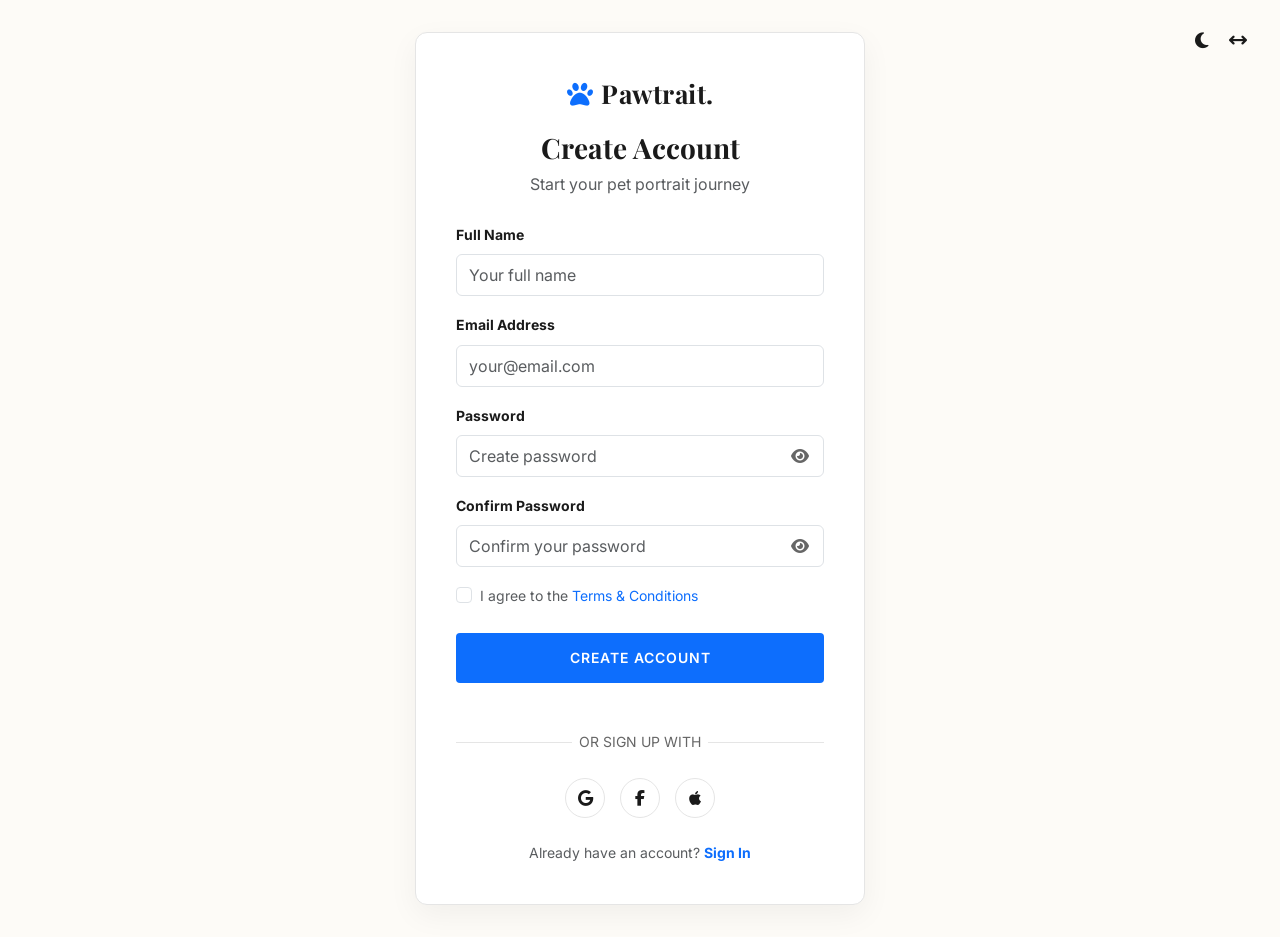
<file: signup.html>
<!DOCTYPE html>
<html lang="en" dir="ltr">

<head>
    <meta charset="UTF-8">
    <meta name="viewport" content="width=device-width, initial-scale=1.0">
    <title>Create Account | Pawtrait Pet Portraits</title>
    <link rel="icon" type="image/png" href="https://cdn-icons-png.flaticon.com/512/616/616408.png">

    <!-- Google Fonts -->
    <link rel="preconnect" href="https://fonts.googleapis.com">
    <link rel="preconnect" href="https://fonts.gstatic.com" crossorigin>
    <link
        href="https://fonts.googleapis.com/css2?family=Inter:wght@400;500;600;700&family=Playfair+Display:ital,wght@0,700;1,700&display=swap"
        rel="stylesheet">

    <!-- Bootstrap 5 CSS -->
    <link href="https://cdn.jsdelivr.net/npm/bootstrap@5.3.0/dist/css/bootstrap.min.css" rel="stylesheet">
    <!-- Font Awesome 6 -->
    <link rel="stylesheet" href="https://cdnjs.cloudflare.com/ajax/libs/font-awesome/6.4.0/css/all.min.css">

    <!-- Custom CSS -->
    <link rel="stylesheet" href="assets/css/style.css?v=2">
    <link rel="stylesheet" href="assets/css/dark-mode.css?v=2">
    <link rel="stylesheet" href="assets/css/rtl.css?v=2">
</head>

<body class="dark-theme">

    <div class="auth-container">
        <!-- Toggles -->
        <div class="auth-toggles">
            <button id="theme-toggle" class="toggle-btn" title="Toggle Dark Mode"><i class="fas fa-moon"></i></button>
            <button id="rtl-toggle" class="toggle-btn" title="Toggle RTL"><i class="fas fa-arrows-left-right"></i></button>
        </div>

        <div class="auth-card">
            <div class="text-center mb-4">
                <a href="index.html" class="logo d-block mb-3"><i class="fas fa-paw me-2 text-primary"></i>Pawtrait.</a>
                <h3 class="fw-bold">Create Account</h3>
                <p class="text-muted">Start your pet portrait journey</p>
            </div>

            <!-- Signup Form -->
            <form action="index.html">
                <div class="mb-3">
                    <label class="form-label small fw-bold">Full Name</label>
                    <input type="text" class="form-control py-2" placeholder="Your full name" required>
                </div>
                <div class="mb-3">
                    <label class="form-label small fw-bold">Email Address</label>
                    <input type="email" class="form-control py-2" placeholder="your@email.com" required>
                </div>
                <div class="mb-3">
                    <label class="form-label small fw-bold">Password</label>
                    <div class="password-field-wrapper">
                        <input type="password" class="form-control py-2" id="password" placeholder="Create password"
                            required>
                        <i class="fas fa-eye password-toggle" id="togglePassword"></i>
                    </div>
                </div>
                <div class="mb-3">
                    <label class="form-label small fw-bold">Confirm Password</label>
                    <div class="password-field-wrapper">
                        <input type="password" class="form-control py-2" id="confirm_password"
                            placeholder="Confirm your password" required>
                        <i class="fas fa-eye password-toggle" id="toggleConfirmPassword"></i>
                    </div>
                </div>

                <div class="form-check mb-4">
                    <input class="form-check-input" type="checkbox" id="terms" required>
                    <label class="form-check-label small text-muted" for="terms">
                        I agree to the <a href="#" class="text-primary text-decoration-none">Terms & Conditions</a>
                    </label>
                </div>

                <button type="submit" class="btn-pawtrait btn-primary w-100 mb-4">Create Account</button>

                <div class="auth-divider">OR SIGN UP WITH</div>

                <!-- Social Icons Bottom -->
                <div class="social-icons-bottom">
                    <button type="button" class="social-btn-circle google" title="Sign up with Google">
                        <i class="fab fa-google"></i>
                    </button>
                    <button type="button" class="social-btn-circle facebook" title="Sign up with Facebook">
                        <i class="fab fa-facebook-f"></i>
                    </button>
                    <button type="button" class="social-btn-circle apple" title="Sign up with Apple">
                        <i class="fab fa-apple"></i>
                    </button>
                </div>

                <p class="text-center text-muted small mt-4 mb-0">
                    Already have an account? <a href="login.html" class="text-primary text-decoration-none fw-bold">Sign
                        In</a>
                </p>
            </form>
        </div>
    </div>

    <!-- Scripts -->
    <script src="https://cdn.jsdelivr.net/npm/bootstrap@5.3.0/dist/js/bootstrap.bundle.min.js"></script>
    <script src="assets/js/main.js"></script>
    <script>
        // Password Toggle Script
        function setupToggle(buttonId, inputId) {
            const toggle = document.querySelector(buttonId);
            const input = document.querySelector(inputId);
            if (toggle && input) {
                toggle.addEventListener('click', function () {
                    const type = input.getAttribute('type') === 'password' ? 'text' : 'password';
                    input.setAttribute('type', type);
                    this.classList.toggle('fa-eye-slash');
                });
            }
        }

        setupToggle('#togglePassword', '#password');
        setupToggle('#toggleConfirmPassword', '#confirm_password');
    </script>
</body>

</html>
</file>
<file: assets/css/style.css>
/*
 * Pawtrait - Pet Portrait Commission Artist HTML Template
 * Main Stylesheet
 */

:root {
    /* Color Palette */
    --primary-color: #0D6EFD;
    --primary-hover: #0b5ed7;
    /* Blue */
    --secondary-color: #0E3B43;
    /* Deep Teal */
    --accent-color: #A0522D;
    /* Terracotta */
    --bg-light: #FDFBF7;
    /* Cream */
    --text-dark: #1A1A1A;
    /* Charcoal */
    --text-muted: #666666;
    --border-color: #E5E5E5;
    --white: #FFFFFF;

    /* Typography */
    --serif-font: 'Playfair Display', serif;
    --sans-font: 'Inter', sans-serif;

    /* Spacing */
    --section-padding: 100px 0;
    --container-width: 1200px;
}

/* Base Styles */
* {
    margin: 0;
    padding: 0;
    box-sizing: border-box;
}

html, body {
    scroll-behavior: smooth;
    overflow-x: hidden !important;
    max-width: 100vw;
    position: relative;
    margin: 0;
    padding: 0;
}

html.menu-open,
body.menu-open {
    overflow: hidden !important;
    height: 100vh !important;
    position: fixed !important;
    width: 100% !important;
}

body {
    font-family: var(--sans-font);
    background-color: var(--bg-light);
    color: var(--text-dark);
    line-height: 1.6;
}

h1,
h2,
h3,
h4,
h5,
h6,
.display-font {
    font-family: var(--serif-font);
    font-weight: 700;
    color: var(--text-dark);
}

a {
    text-decoration: none;
    color: inherit;
    transition: all 0.3s ease;
}

ul {
    list-style: none;
}

img {
    max-width: 100%;
    height: auto;
}

/* Layout Utilities */
section, .section-padding {
    padding: var(--section-padding);
    position: relative;
    overflow: hidden !important;
}

.container {
    max-width: var(--container-width);
    margin: 0 auto;
    padding: 0 15px;
}

.row {
    margin-left: -15px;
    margin-right: -15px;
}

/* Buttons */
.btn-pawtrait {
    display: inline-block;
    padding: 12px 30px;
    border-radius: 4px;
    font-weight: 600;
    text-transform: uppercase;
    letter-spacing: 1px;
    font-size: 14px;
    cursor: pointer;
    transition: all 0.3s ease;
    border: 2px solid transparent;
}

.btn-primary {
    background-color: var(--primary-color);
    color: var(--white);
}

.btn-primary:hover {
    background-color: var(--primary-hover);
    color: var(--white);
}

.btn-secondary {
    background-color: var(--secondary-color);
    color: var(--white);
}

.btn-outline {
    border-color: var(--primary-color);
    color: var(--primary-color);
    background-color: transparent;
}

.btn-outline:hover {
    background-color: var(--primary-hover);
    border-color: var(--primary-hover);
    color: var(--white);
}

/* Header & Navigation */
header {
    position: fixed;
    top: 0;
    width: 100%;
    z-index: 1000;
    background: rgba(253, 251, 247, 0.95);
    backdrop-filter: blur(10px);
    border-bottom: 1px solid var(--border-color);
    transition: all 0.3s ease;
    overflow: visible !important;
}

.nav-container {
    display: flex;
    justify-content: space-between;
    align-items: center;
    height: 80px;
}

.logo {
    font-family: var(--serif-font);
    font-size: 26px;
    font-weight: 700;
    letter-spacing: 0.5px;
    color: var(--text-dark);
    display: inline-flex;
    align-items: center;
}

.logo i {
    color: var(--primary-color);
}

.nav-links {
    display: flex;
    gap: 30px;
    align-items: center;
}

.nav-links a {
    font-weight: 500;
    font-size: 15px;
    color: var(--text-dark);
}

.nav-links a:hover,
.nav-links a.active {
    color: var(--primary-color) !important;
}

.dropdown-item.active, 
.dropdown-item:active {
    background-color: transparent !important;
    color: var(--primary-color) !important;
}

.menu-toggle {
    display: none;
    flex-direction: column;
    justify-content: space-around;
    width: 28px;
    height: 22px;
    padding: 0;
    border: none;
    background: transparent;
    cursor: pointer;
}

.menu-toggle span {
    width: 100%;
    height: 3px;
    background-color: var(--text-dark);
    border-radius: 3px;
    transition: all 0.3s ease-in-out;
}

body.dark-mode .menu-toggle span {
    background-color: #FFFFFF;
}

.menu-toggle.open span:nth-child(1) {
    transform: translateY(7px) rotate(45deg);
}

.menu-toggle.open span:nth-child(2) {
    opacity: 0;
}

.menu-toggle.open span:nth-child(3) {
    transform: translateY(-7px) rotate(-45deg);
}

.nav-toggles {
    display: flex;
    gap: 15px;
    align-items: center;
}

.toggle-btn {
    background: none;
    border: none;
    cursor: pointer;
    font-size: 18px;
    color: var(--text-dark);
    transition: all 0.3s ease;
    display: flex;
    align-items: center;
    justify-content: center;
    padding: 0;
    margin: 0;
}

.toggle-btn i {
    width: 20px;
    text-align: center;
}

.toggle-btn:hover {
    color: var(--primary-color);
}

.toggle-btn:focus,
.toggle-btn:active {
    outline: none !important;
    box-shadow: none !important;
    border: none !important;
}

body.dark-mode .toggle-btn {
    color: var(--white);
}

/* Dropdown Styles */
.dropdown {
    position: relative;
}

.dropdown-menu {
    position: absolute;
    top: 100%;
    left: 0;
    z-index: 1000;
    display: none;
    min-width: 180px;
    padding: 15px 0;
    margin: 0;
    background-color: var(--white);
    border: 1px solid var(--border-color);
    box-shadow: 0 15px 40px rgba(0, 0, 0, 0.1);
    border-radius: 8px;
    transform: translateY(10px);
    transition: all 0.3s ease;
    opacity: 0;
    visibility: hidden;
}

.dropdown-menu.show {
    display: block;
    transform: translateY(0);
    opacity: 1;
    visibility: visible;
}

.dropdown-item {
    display: block;
    width: 100%;
    padding: 8px 20px;
    clear: both;
    font-weight: 500;
    color: var(--text-dark);
    text-align: inherit;
    white-space: nowrap;
    background-color: transparent;
    border: 0;
}

.dropdown-item:hover {
    background-color: var(--bg-light);
    color: var(--primary-color);
}

/* Scroll Top Button */
#scroll-top {
    position: fixed;
    bottom: 30px;
    right: 30px;
    width: 50px;
    height: 50px;
    background: var(--primary-color);
    color: white;
    border: none;
    border-radius: 50%;
    display: flex;
    align-items: center;
    justify-content: center;
    cursor: pointer;
    z-index: 999;
    opacity: 0;
    visibility: hidden;
    transition: all 0.3s ease;
}

#scroll-top.visible {
    opacity: 1;
    visibility: visible;
}

#scroll-top:hover {
    background: var(--primary-hover);
    transform: translateY(-5px);
}

/* Footer Styles */
.site-footer {
    background-color: var(--white);
    color: var(--text-dark);
    border-top: 1px solid var(--border-color);
    padding-bottom: 40px !important;
}

body.dark-mode .accordion-button:not(.collapsed) {
    background-color: #252525;
    color: var(--primary-color);
}

body.dark-mode .logo i {
    color: var(--primary-color) !important;
}

body.dark-mode .logo {
    color: #FFFFFF !important;
}

body.dark-mode .site-footer {
    background-color: #121212;
    color: var(--white);
    border-top: 1px solid #333;
}

.site-footer a:hover {
    color: var(--primary-color);
}

.site-footer ul li a:hover {
    color: var(--primary-color);
    padding-left: 5px;
}

.site-footer .social-links a {
    transition: all 0.3s ease;
    display: inline-flex;
    align-items: center;
    justify-content: center;
    width: 40px;
    height: 40px;
    border-radius: 50%;
    background: rgba(0, 0, 0, 0.05);
}

body.dark-mode .site-footer .social-links a {
    background: rgba(255, 255, 255, 0.1);
}

.site-footer .social-links a:hover {
    background: var(--primary-hover);
    color: white;
    transform: rotate(360deg);
}

footer .copyright-bar {
    padding-bottom: 0 !important;
    margin-bottom: 0 !important;
}

footer .copyright-bar p {
    margin-bottom: 0 !important;
}

/* Hero Section */
.hero {
    height: 100vh;
    display: flex;
    align-items: center;
    position: relative;
    overflow: hidden;
    padding-top: 80px;
}

.hero-content {
    max-width: 600px;
    z-index: 2;
}

.hero h1 {
    font-size: 64px;
    line-height: 1.1;
    margin-bottom: 20px;
}

.hero p {
    font-size: 18px;
    color: var(--text-muted);
    margin-bottom: 30px;
}

/* Animations */
[data-aos] {
    pointer-events: none;
}

.aos-animate {
    pointer-events: auto;
}

/* Auth Pages */
.auth-container {
    min-height: 100vh;
    display: flex;
    align-items: center;
    justify-content: center;
    background-color: var(--bg-light);
    padding: 2rem;
    position: relative;
}

body.dark-mode .auth-container {
    background-color: #121212;
}

.auth-card {
    background: var(--white);
    padding: 2.5rem;
    border-radius: 12px;
    border: 1px solid var(--border-color);
    width: 100%;
    max-width: 450px;
    box-shadow: 0 10px 30px rgba(0, 0, 0, 0.05);
}

body.dark-mode .auth-card {
    background: #1e1e1e;
    border-color: #333;
    box-shadow: 0 10px 30px rgba(0, 0, 0, 0.2);
}

.auth-toggles {
    position: absolute;
    top: 2rem;
    right: 2rem;
    display: flex;
    gap: 1rem;
    z-index: 100;
}

.btn-social {
    display: flex;
    align-items: center;
    justify-content: center;
    gap: 10px;
    width: 100%;
    padding: 12px;
    border-radius: 4px;
    font-weight: 600;
    margin-bottom: 1rem;
    transition: all 0.3s ease;
    border: 1px solid var(--border-color);
    background: transparent;
    color: var(--text-dark);
}

body.dark-mode .btn-social {
    color: var(--white);
    border-color: #333;
}

.btn-social:hover {
    background: rgba(0, 0, 0, 0.02);
    border-color: var(--primary-color);
}

body.dark-mode .btn-social:hover {
    background: rgba(255, 255, 255, 0.05);
}

.btn-google img {
    width: 18px;
}

.auth-divider {
    display: flex;
    align-items: center;
    text-align: center;
    margin: 1.5rem 0;
    color: var(--text-muted);
    font-size: 14px;
}

.auth-divider::before,
.auth-divider::after {
    content: '';
    flex: 1;
    border-bottom: 1px solid var(--border-color);
}

body.dark-mode .auth-divider::before,
body.dark-mode .auth-divider::after {
    border-color: #333;
}

.auth-divider:not(:empty)::before {
    margin-right: .5em;
}

.auth-divider:not(:empty)::after {
    margin-left: .5em;
}

/* Auth Enhancements */
.password-field-wrapper {
    position: relative;
}

.password-toggle {
    position: absolute;
    right: 15px;
    top: 50%;
    transform: translateY(-50%);
    cursor: pointer;
    color: var(--text-muted);
    transition: all 0.3s ease;
    z-index: 10;
}

.password-toggle:hover {
    color: var(--primary-color);
}

.social-icons-bottom {
    display: flex;
    justify-content: center;
    gap: 15px;
    margin-top: 10px;
}

.social-btn-circle {
    width: 40px;
    height: 40px;
    border-radius: 50%;
    display: flex;
    align-items: center;
    justify-content: center;
    border: 1px solid var(--border-color);
    transition: all 0.3s ease;
    background: transparent;
    color: var(--text-dark);
    font-size: 16px;
    cursor: pointer;
}

body.dark-mode .social-btn-circle {
    border-color: #333;
    color: var(--white);
}

.social-btn-circle:hover {
    border-color: var(--primary-color);
    color: var(--primary-color);
    transform: translateY(-3px);
}


.social-btn-circle.google:hover {
    color: #DB4437;
    border-color: #DB4437;
}

.social-btn-circle.facebook:hover {
    color: #4267B2;
    border-color: #4267B2;
}

.social-btn-circle.apple:hover {
    color: #000;
    border-color: #000;
}

body.dark-mode .social-btn-circle.apple:hover {
    color: #fff;
    border-color: #fff;
}


.auth-card a:not(.logo):hover {
    text-decoration: underline !important;
}

.mobile-toggles {
    display: none;
}

/* 1024px Responsiveness and Navbar Breakpoint */
@media (max-width: 1024px) {
    .nav-links {
        display: none !important;
        position: fixed;
        top: 80px;
        left: 0;
        width: 100%;
        background: var(--white);
        flex-direction: column;
        padding: 40px 20px;
        gap: 20px;
        border-bottom: 1px solid var(--border-color);
        z-index: 999;
        max-height: calc(100vh - 80px);
        overflow-y: auto;
    }

    body.dark-mode .nav-links {
        background: #121212;
    }

    .nav-links.active {
        display: flex !important;
    }

    .menu-toggle {
        display: flex !important;
    }

    .hero h1 {
        font-size: 48px;
    }

    /* Move toggles into nav-links for mobile */
    .mobile-toggles {
        display: flex !important;
        flex-direction: column;
        align-items: center;
        width: 100%;
        margin-top: 30px;
        padding-top: 30px;
        border-top: 1px solid var(--border-color);
        gap: 15px;
    }

    .mobile-toggles .btn-pawtrait {
        width: auto;
        min-width: 160px;
        margin: 10px auto 0;
        text-align: center;
    }

    .desktop-only-toggle {
        display: none !important;
    }

    .section-padding {
        padding: 60px 0;
    }

    .container {
        padding: 0 25px;
    }

    .hero {
        padding-top: 100px;
        height: auto;
        min-height: 80vh;
    }
}

/* Mobile Auth Adjustments */
@media (max-width: 576px) {
    .auth-container {
        padding: 4rem 1rem 1rem 1rem;
    }

    .auth-card {
        padding: 1.5rem;
    }

    .auth-toggles {
        top: 1rem;
        right: 1rem;
    }

    /* Stack Remember Me and Forgot Password */
    .auth-card .d-flex.justify-content-between {
        flex-direction: column;
        align-items: flex-start !important;
        gap: 10px;
    }

    /* Keep 'Don't have an account? Create one' on one line */
    .auth-card p.text-center {
        white-space: nowrap;
        font-size: 13px;
    }
}
</file>
<file: assets/css/dark-mode.css>
/*
 * Pawtrait - Dark Mode Overrides
 */

body.dark-mode {
    --bg-light: #121212;
    --text-dark: #FFFFFF;
    --text-muted: #D1D1D1;
    --border-color: #333333;
    --white: #1A1A1A;
    background-color: var(--bg-light);
    color: var(--text-dark);
}

body.dark-mode header {
    background: rgba(18, 18, 18, 0.95);
}

body.dark-mode .nav-links a {
    color: var(--text-dark);
}

body.dark-mode .btn-outline {
    border-color: var(--primary-color);
    color: var(--primary-color);
}

body.dark-mode .btn-outline:hover {
    background-color: var(--primary-hover);
    border-color: var(--primary-hover);
    color: #FFFFFF;
}

body.dark-mode .bg-light,
body.dark-mode section.bg-light {
    background-color: #1A1A1A !important;
    color: var(--text-dark) !important;
}

body.dark-mode .text-muted {
    color: var(--text-muted) !important;
}

body.dark-mode .card,
body.dark-mode .modal-content,
body.dark-mode .dropdown-menu,
body.dark-mode .accordion-item,
body.dark-mode .step-card {
    background-color: #1E1E1E;
    border-color: #333;
    color: var(--text-dark);
}

body.dark-mode .accordion-button {
    background-color: #1E1E1E;
    color: var(--text-dark);
}

body.dark-mode .accordion-button:not(.collapsed) {
    background-color: #252525;
    color: var(--primary-color);
}

/* Hero Headings */
body.dark-mode .hero h1,
body.dark-mode .hero h2,
body.dark-mode .hero .display-4,
body.dark-mode .hero .display-5 {
    color: #FFFFFF !important;
}

/* Card Box Shadows */
body.dark-mode .card,
body.dark-mode .step-card,
body.dark-mode .pricing-card,
body.dark-mode .commission-item {
    box-shadow: 0 15px 40px rgba(0, 0, 0, 0.4) !important;
}

/* Tables (Pricing & Services) */
body.dark-mode .table {
    color: #FFFFFF !important;
    border-color: #333 !important;
}

body.dark-mode .table thead th {
    background-color: #252525 !important;
    color: var(--primary-color) !important;
    border-color: #333 !important;
}

body.dark-mode .table td {
    background-color: #1A1A1A !important;
    color: #D1D1D1 !important;
    border-color: #333 !important;
}

/* Icons & Hamburger */
body.dark-mode .toggle-btn i,
body.dark-mode .social-links a,
body.dark-mode .contact-info i,
body.dark-mode .revision-icons i,
body.dark-mode .password-toggle i {
    color: #FFFFFF !important;
}

body.dark-mode .menu-toggle span {
    background-color: #FFFFFF !important;
}

body.dark-mode .toggle-btn {
    color: #FFFFFF !important;
}

/* Form Controls */
body.dark-mode .form-control,
body.dark-mode .form-select {
    background-color: #252525 !important;
    border-color: #444 !important;
    color: #FFFFFF !important;
}

body.dark-mode .form-control::placeholder {
    color: #888 !important;
}

body.dark-mode .form-label {
    color: #FFFFFF !important;
}

/* Blog Specifics */
body.dark-mode .nav-tabs {
    border-color: #333 !important;
}

body.dark-mode .nav-tabs .nav-link {
    color: #D1D1D1 !important;
}

body.dark-mode .nav-tabs .nav-link.active {
    background-color: #252525 !important;
    border-color: #333 !important;
    color: var(--primary-color) !important;
}

body.dark-mode .btn-outline-dark {
    border-color: #444 !important;
    color: #D1D1D1 !important;
}

body.dark-mode .btn-outline-dark:hover {
    background-color: var(--primary-hover) !important;
    border-color: var(--primary-hover) !important;
    color: #FFFFFF !important;
}

body.dark-mode .btn-dark {
    background-color: var(--primary-color) !important;
    border-color: var(--primary-color) !important;
    color: #FFFFFF !important;
}

body.dark-mode .recent-post-img {
    background: #252525 !important;
    border-color: #444 !important;
}

/* Auth Pages (Login/Signup) */
body.dark-mode .auth-wrapper {
    background-color: #121212 !important;
}

body.dark-mode .auth-card {
    background-color: #1A1A1A !important;
    border-color: #333 !important;
}

/* Social Login Buttons */
body.dark-mode .social-btn-circle {
    background-color: #252525 !important;
    border-color: #444 !important;
}

body.dark-mode .social-btn-circle.google i,
body.dark-mode .social-btn-circle.facebook i,
body.dark-mode .social-btn-circle.apple i {
    color: #FFFFFF !important;
}

body.dark-mode .password-toggle {
    color: #D1D1D1 !important;
}

/* Footer Visibility */
body.dark-mode .site-footer {
    background-color: #121212 !important;
    color: #D1D1D1 !important;
}

body.dark-mode .site-footer a {
    color: #D1D1D1 !important;
}

body.dark-mode .site-footer a:hover {
    color: var(--primary-color) !important;
}

body.dark-mode .site-footer h5,
body.dark-mode .site-footer .logo {
    color: #FFFFFF !important;
}

body.dark-mode .copyright-bar {
    border-color: #333 !important;
    color: #FFFFFF !important;
}

body.dark-mode .payment-icons i {
    color: #FFFFFF !important;
    font-size: 32px;
    margin-right: 15px;
}

/* Contact Page Specifics */
body.dark-mode .contact-info-card {
    background-color: #1E1E1E !important;
    border-color: #333 !important;
}

body.dark-mode .social-connect a {
    color: #FFFFFF !important;
}

body.dark-mode .social-connect a:hover {
    color: #FFFFFF !important;
    background-color: var(--primary-hover) !important;
}

body.dark-mode .response-notice {
    background-color: #252525 !important;
    border-color: var(--primary-color) !important;
    color: #D1D1D1 !important;
}

body.dark-mode .bg-white.p-5.border.rounded.shadow-sm {
    background-color: #1E1E1E !important;
    border-color: #333 !important;
}

/* Headings Visibility */
body.dark-mode h1,
body.dark-mode h2,
body.dark-mode h3,
body.dark-mode h4,
body.dark-mode h5,
body.dark-mode h6 {
    color: #FFFFFF !important;
}
</file>
<file: assets/css/rtl.css>
/*
 * Pawtrait - RTL Support
 * Globally fixes all spacing, alignment, and mirroring issues for Right-to-Left languages.
 */

[dir="rtl"] {
    text-align: right;
}

/* Base resets & layout alignments */
[dir="rtl"] body {
    direction: rtl;
    unicode-bidi: embed;
}

[dir="rtl"] .nav-links {
    margin-left: 0;
    margin-right: auto;
}

[dir="rtl"] .hero-content {
    text-align: right;
}

/* Physical positioning overrides for RTL */
[dir="rtl"] .password-toggle {
    right: auto !important;
    left: 15px !important;
}

[dir="rtl"] .auth-toggles {
    right: auto !important;
    left: 2rem !important;
}

[dir="rtl"] #scroll-top {
    right: auto !important;
    left: 30px !important;
}

[dir="rtl"] .logo i {
    margin-right: 0 !important;
    margin-left: 8px !important;
}

[dir="rtl"] .site-footer ul li a:hover {
    padding-left: 0 !important;
    padding-right: 5px !important;
}

/* Mirror icons */
[dir="rtl"] .fa-arrow-right,
[dir="rtl"] .fa-chevron-right,
[dir="rtl"] .fa-paw {
    transform: scaleX(-1) !important;
    display: inline-block;
}

[dir="rtl"] .fa-arrow-left,
[dir="rtl"] .fa-chevron-left {
    transform: scaleX(-1) !important;
    display: inline-block;
}

/* Bootstrap Directional Spacing Utilities Mapper */
[dir="rtl"] .ms-auto {
    margin-right: auto !important;
    margin-left: 0 !important;
}

[dir="rtl"] .me-auto {
    margin-left: auto !important;
    margin-right: 0 !important;
}

[dir="rtl"] .me-1 { margin-left: 0.25rem !important; margin-right: 0 !important; }
[dir="rtl"] .ms-1 { margin-right: 0.25rem !important; margin-left: 0 !important; }
[dir="rtl"] .me-2 { margin-left: 0.5rem !important; margin-right: 0 !important; }
[dir="rtl"] .ms-2 { margin-right: 0.5rem !important; margin-left: 0 !important; }
[dir="rtl"] .me-3 { margin-left: 1rem !important; margin-right: 0 !important; }
[dir="rtl"] .ms-3 { margin-right: 1rem !important; margin-left: 0 !important; }
[dir="rtl"] .me-4 { margin-left: 1.5rem !important; margin-right: 0 !important; }
[dir="rtl"] .ms-4 { margin-right: 1.5rem !important; margin-left: 0 !important; }
[dir="rtl"] .me-5 { margin-left: 3rem !important; margin-right: 0 !important; }
[dir="rtl"] .ms-5 { margin-right: 3rem !important; margin-left: 0 !important; }

[dir="rtl"] .pe-1 { padding-left: 0.25rem !important; padding-right: 0 !important; }
[dir="rtl"] .ps-1 { padding-right: 0.25rem !important; padding-left: 0 !important; }
[dir="rtl"] .pe-2 { padding-left: 0.5rem !important; padding-right: 0 !important; }
[dir="rtl"] .ps-2 { padding-right: 0.5rem !important; padding-left: 0 !important; }
[dir="rtl"] .pe-3 { padding-left: 1rem !important; padding-right: 0 !important; }
[dir="rtl"] .ps-3 { padding-right: 1rem !important; padding-left: 0 !important; }
[dir="rtl"] .pe-4 { padding-left: 1.5rem !important; padding-right: 0 !important; }
[dir="rtl"] .ps-4 { padding-right: 1.5rem !important; padding-left: 0 !important; }
[dir="rtl"] .pe-5 { padding-left: 3rem !important; padding-right: 0 !important; }
[dir="rtl"] .ps-5 { padding-right: 3rem !important; padding-left: 0 !important; }

/* 1024px responsive navbar overrides for RTL */
@media (max-width: 1024px) {
    [dir="rtl"] .nav-links {
        left: auto !important;
        right: 0 !important;
    }
}
</file>
